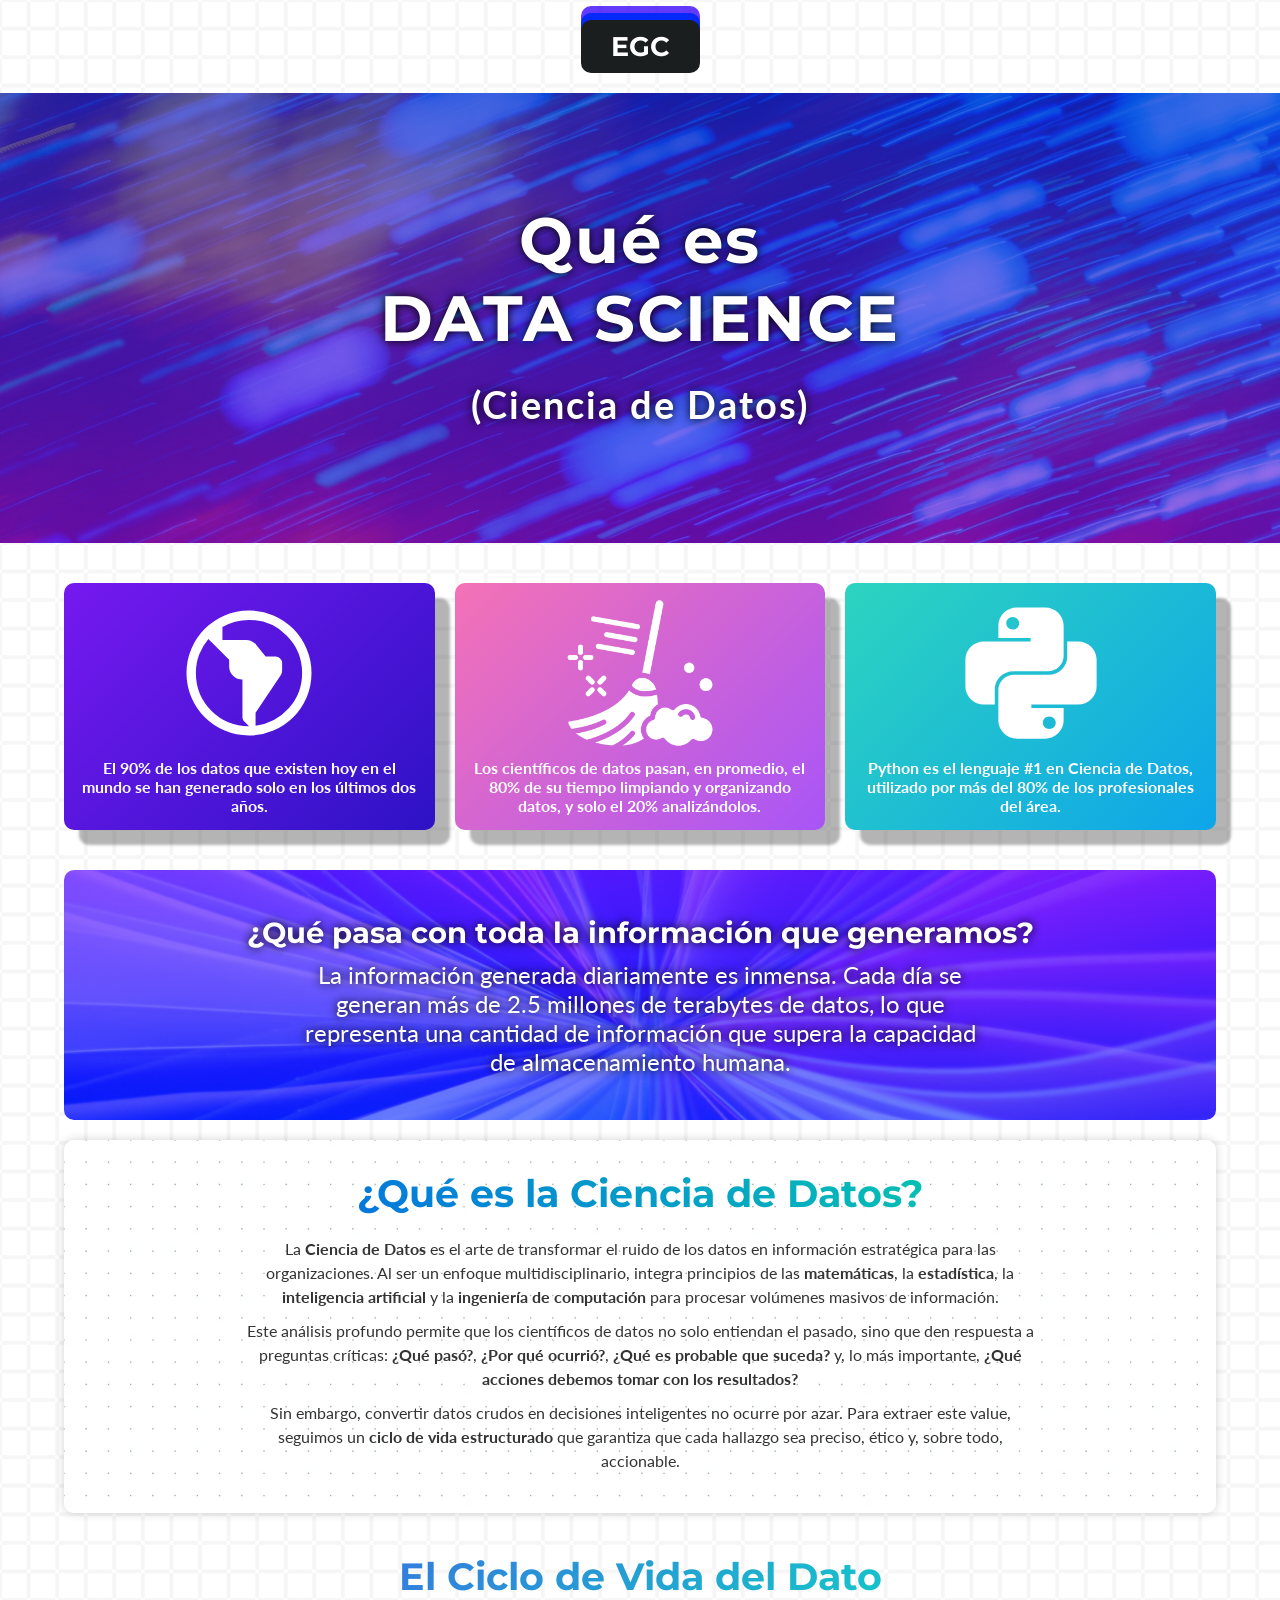
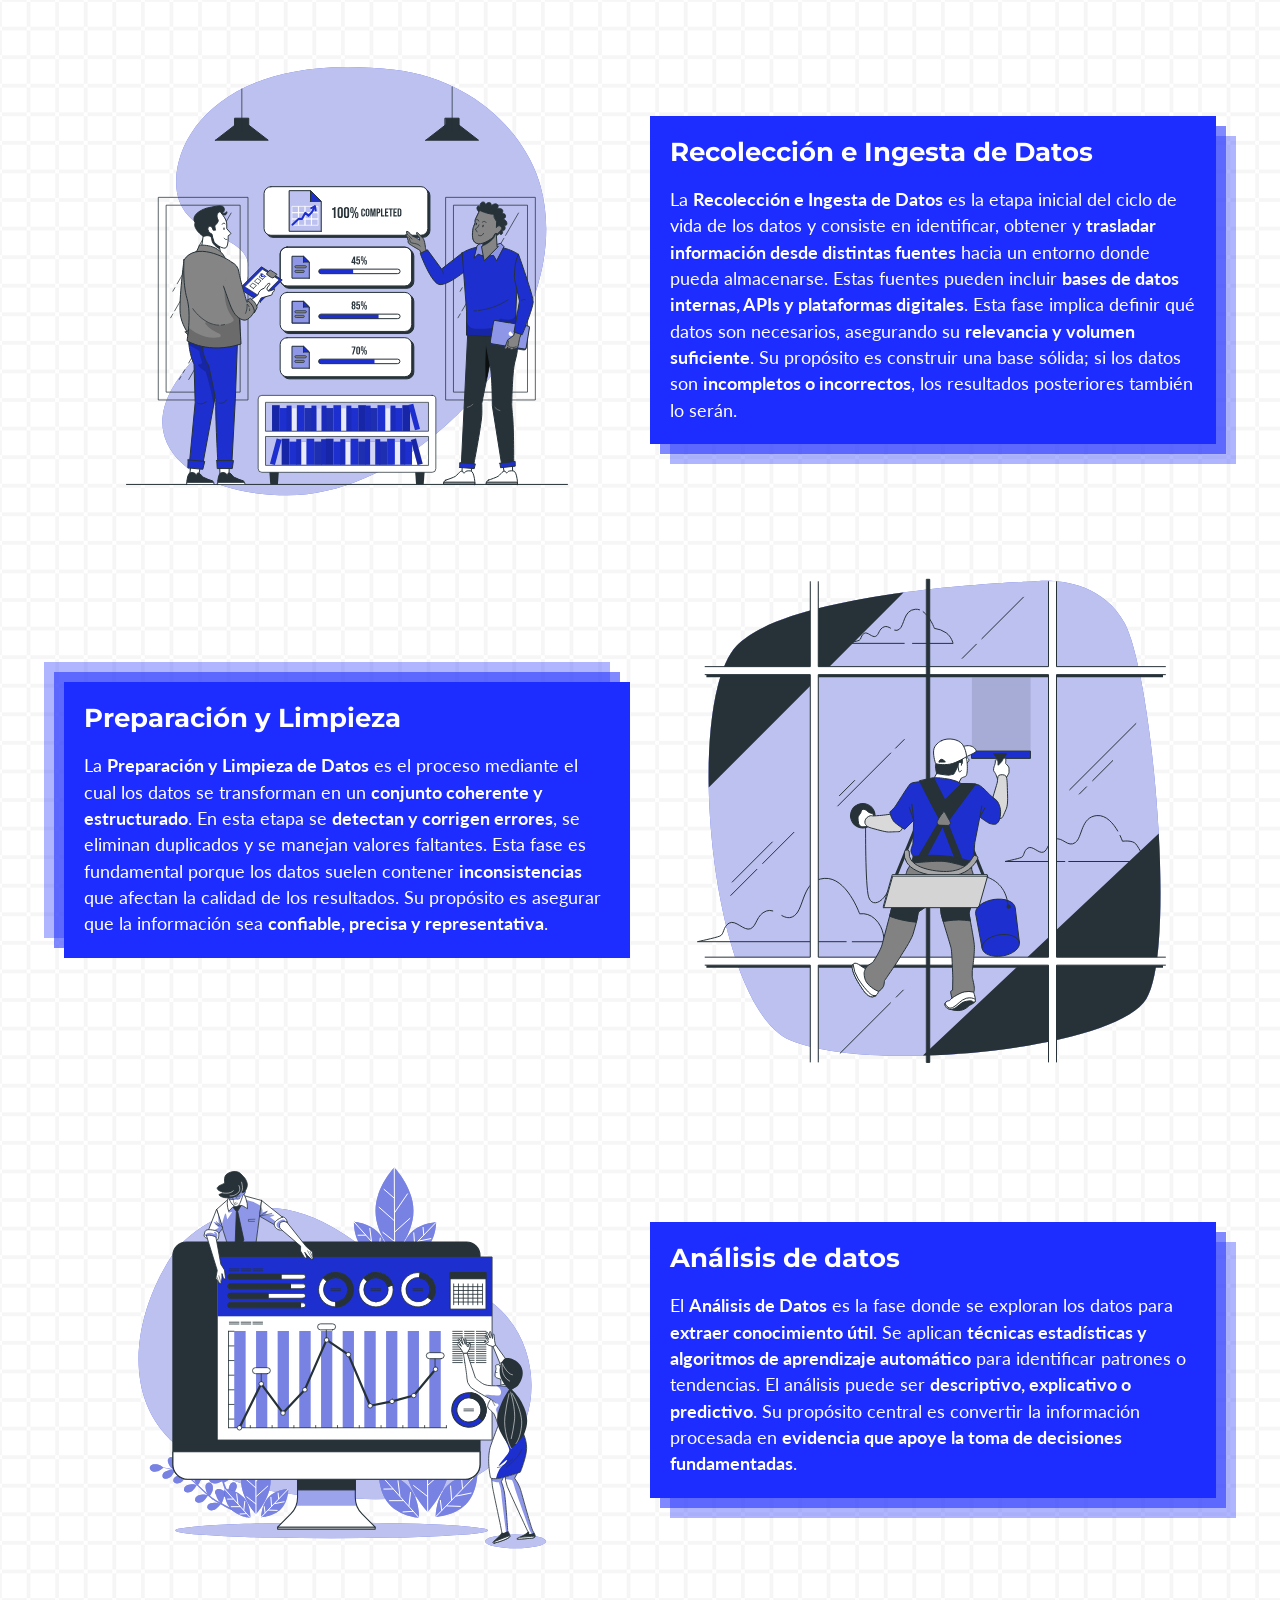
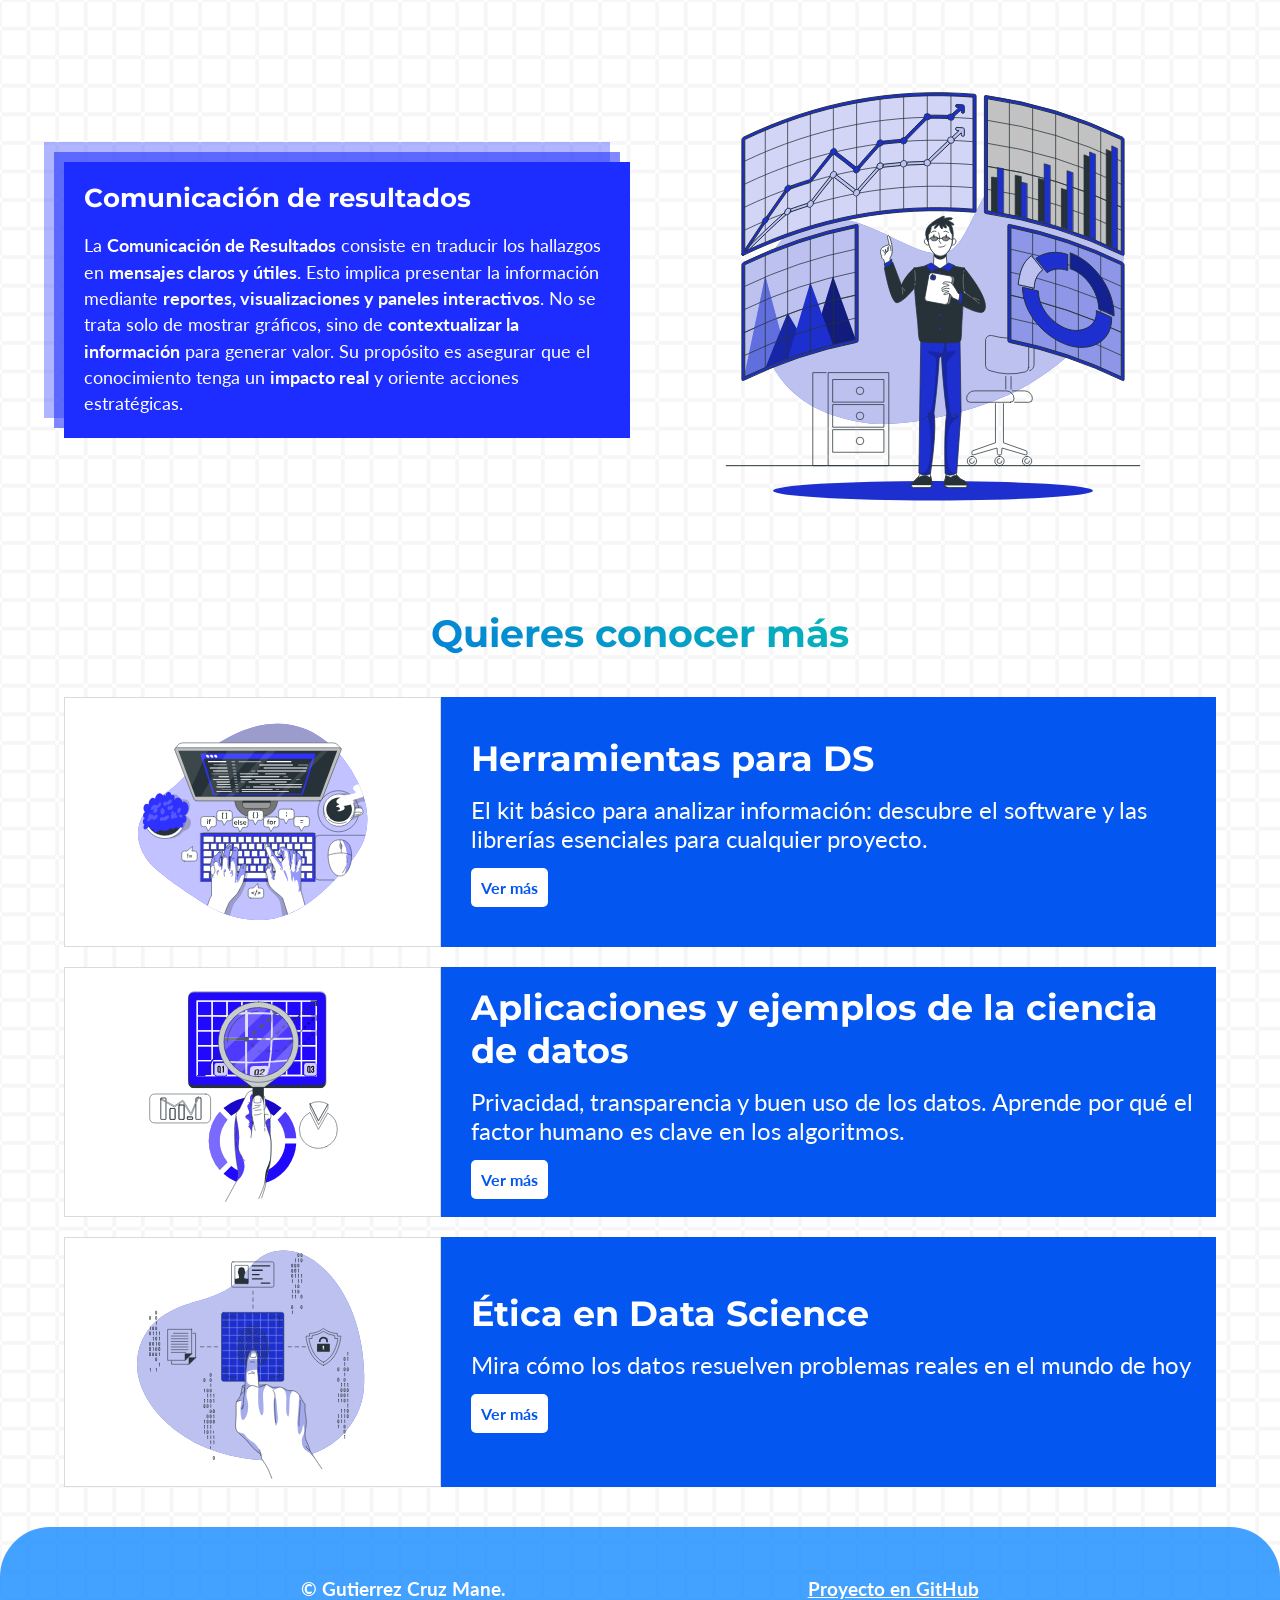
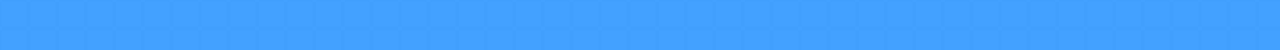
<file: index.html>
<!DOCTYPE html>
<html lang="en">

<head>
    <meta charset="UTF-8">
    <meta name="viewport" content="width=device-width, initial-scale=1.0">
    <link rel="icon" href="img/card_python.svg" type="image/svg+xml">
    <title>Data Science</title>

    <!-- Estilos primarios -->
    <link rel="stylesheet" href="styles_subestilos/global.css">
    <link rel="stylesheet" href="styles_subestilos/styles.css">


    <!-- Estilos secundarios -->
    <!-- 
        <link rel="stylesheet" href="styles/global.css">
        <link rel="stylesheet" href="styles/style.css">
    -->

</head>

<body>
    <header class="header">
        <nav class="nav">
            <div class="nav__container container">
                <a href="" class="logo">EGC</a>

            </div>
        </nav>

        <div class="hero">
            <figure class="hero__figure">
                <img src="img/tech company-bro.svg" alt="" class="hero__img">
            </figure>

            <div class="hero__texts">
                <h1 class="hero__title">Qué es<br>DATA SCIENCE<br><span class="hero__span">(Ciencia de Datos)</span>
                </h1>


            </div>
        </div>

    </header>

    <main class="main">

        <section class="data-bar container">
            <div class="data-bar__item">
                <img src="img/bar_icon_global.svg" alt="" class="db__img">

                <p class="db__paragraph">El 90% de los datos que existen hoy en el mundo se han generado solo en los
                    últimos dos años.</p>
            </div>
            <div class="data-bar__item">
                <img src="img/bar_icon_escoba.png" alt="" class="db__img">

                <p class="db__paragraph">Los científicos de datos pasan, en promedio, el 80% de su tiempo limpiando y
                    organizando datos, y solo el 20% analizándolos.</p>
            </div>
            <div class="data-bar__item">
                <img src="img/bar_icon_py.svg" alt="" class="db__img">

                <p class="db__paragraph">Python es el lenguaje #1 en Ciencia de Datos, utilizado por más del 80% de los
                    profesionales del área.</p>
            </div>

        </section>


        <section class="introduccion container">
            <div class="introduccion__texts">
                <h2 class="introduccion__title title">¿Qué pasa con toda la información que generamos?</h2>

                <p class="introduccion__paragraph">La información generada diariamente es inmensa. Cada día se generan
                    más de 2.5 millones de terabytes de datos, lo que representa una cantidad de información que supera
                    la capacidad de almacenamiento humana.</p>
            </div>

            <figure class="introduccion__img"></figure>

        </section>


        <section class="definicion container">

            <div class="definicion__bar"></div>

            <div class="definicion__texts">
                <h2 class="definicion__title">¿Qué es la Ciencia de Datos?</h2>
                <p class="definicion__paragraph">La <strong>Ciencia de Datos</strong> es el arte de transformar el ruido
                    de los datos en
                    información estratégica para las organizaciones. Al ser un enfoque multidisciplinario, integra
                    principios de las <strong>matemáticas</strong>, la <strong>estadística</strong>, la
                    <strong>inteligencia artificial</strong> y la <strong>ingeniería de
                        computación</strong> para procesar volúmenes masivos de información.
                </p>
                <p class="definicion__paragraph">
                    Este análisis profundo permite que los científicos de datos no solo entiendan el pasado, sino que
                    den respuesta a preguntas críticas: <strong>¿Qué pasó?</strong>, <strong>¿Por qué ocurrió?</strong>,
                    <strong>¿Qué es probable que suceda?</strong> y,
                    lo más importante, <strong>¿Qué acciones debemos tomar con los resultados?</strong>
                </p>
                <p class="definicion__paragraph">
                    Sin embargo, convertir datos crudos en decisiones inteligentes no ocurre por azar. Para extraer este
                    value, seguimos un <strong>ciclo de vida estructurado</strong> que garantiza que cada hallazgo sea
                    preciso, ético y,
                    sobre todo, accionable.
                </p>
            </div>

        </section>


        <section class="zigzag container">
            <h2 class="zigzag__title title">El Ciclo de Vida del Dato</h2>
            <div class="zigzag__item">
                <figure class="zigzag__figure">
                    <img src="img/Shared goals-bro.svg" alt="" class="zigzag__img">
                </figure>

                <div class="zigzag__texts">
                    <h3 class="zigzag__subtitle">Recolección e Ingesta de Datos</h3>
                    <p class="zigzag__paragraph">La <strong>Recolección e Ingesta de Datos</strong> es la etapa inicial
                        del ciclo de vida
                        de los datos y consiste en identificar, obtener y <strong>trasladar información desde distintas
                            fuentes</strong>
                        hacia un entorno donde pueda almacenarse. Estas fuentes pueden incluir <strong>bases de datos
                            internas, APIs y plataformas digitales</strong>.
                        Esta fase implica definir qué datos son necesarios, asegurando su <strong>relevancia y volumen
                            suficiente</strong>.
                        Su propósito es construir una base sólida; si los datos son <strong>incompletos o
                            incorrectos</strong>, los resultados posteriores también lo serán.
                    </p>
                </div>
            </div>

            <div class="zigzag__item ">
                <figure class="zigzag__figure">
                    <img src="img/zz2.svg" alt="" class="zigzag__img">
                </figure>

                <div class="zigzag__texts zigzag__texts--reverse">
                    <h3 class="zigzag__subtitle">Preparación y Limpieza</h3>
                    <p class="zigzag__paragraph">La <strong>Preparación y Limpieza de Datos</strong> es el proceso
                        mediante el cual los
                        datos se transforman en un <strong>conjunto coherente y estructurado</strong>. En esta etapa se
                        <strong>detectan y corrigen errores</strong>, se eliminan duplicados y se manejan valores
                        faltantes.
                        Esta fase es fundamental porque los datos suelen contener <strong>inconsistencias</strong> que
                        afectan la calidad de los resultados.
                        Su propósito es asegurar que la información sea <strong>confiable, precisa y
                            representativa</strong>.
                    </p>
                </div>
            </div>

            <div class="zigzag__item">
                <figure class="zigzag__figure">
                    <img src="img/zz3.svg" alt="" class="zigzag__img">
                </figure>

                <div class="zigzag__texts">
                    <h3 class="zigzag__subtitle">Análisis de datos</h3>
                    <p class="zigzag__paragraph">El <strong>Análisis de Datos</strong> es la fase donde se exploran los
                        datos para <strong>extraer conocimiento útil</strong>.
                        Se aplican <strong>técnicas estadísticas y algoritmos de aprendizaje automático</strong> para
                        identificar patrones o tendencias.
                        El análisis puede ser <strong>descriptivo, explicativo o predictivo</strong>. Su propósito
                        central es convertir la información procesada en
                        <strong>evidencia que apoye la toma de decisiones fundamentadas</strong>.
                    </p>
                </div>
            </div>

            <div class="zigzag__item ">
                <figure class="zigzag__figure">
                    <img src="img/zz4.svg" alt="" class="zigzag__img">
                </figure>

                <div class="zigzag__texts zigzag__texts--reverse">
                    <h3 class="zigzag__subtitle">Comunicación de resultados</h3>
                    <p class="zigzag__paragraph">La <strong>Comunicación de Resultados</strong> consiste en traducir los
                        hallazgos en <strong>mensajes claros y útiles</strong>.
                        Esto implica presentar la información mediante <strong>reportes, visualizaciones y paneles
                            interactivos</strong>.
                        No se trata solo de mostrar gráficos, sino de <strong>contextualizar la información</strong>
                        para generar valor.
                        Su propósito es asegurar que el conocimiento tenga un <strong>impacto real</strong> y oriente
                        acciones estratégicas.
                    </p>
                </div>
            </div>
        </section>


        <section class="cards">
            <h2 class="cards__title">Quieres conocer más</h2>
            <div class="card__container container">

                <div class="card">
                    <figure class="card__figure">
                        <img src="img/card1.svg" alt="" class="card__img">
                    </figure>

                    <div class="card__text">
                        <h3 class="card__title">Herramientas para DS</h3>
                        <p class="card__paragraph">El kit básico para analizar información: descubre el software y las
                            librerías esenciales para cualquier proyecto.</p>
                        <a href="subpaginas/pag01.html" class="card__cta">Ver más</a>
                    </div>
                </div>
                <div class="card">
                    <figure class="card__figure">
                        <img src="img/card2.svg" alt="" class="card__img">
                    </figure>

                    <div class="card__text">
                        <h3 class="card__title">Aplicaciones y ejemplos de la ciencia de datos</h3>
                        <p class="card__paragraph">Privacidad, transparencia y buen uso de los datos. Aprende por qué el
                            factor humano es clave en los algoritmos.
                        </p>
                        <a href="subpaginas/pag02.html" class="card__cta">Ver más</a>
                    </div>
                </div>
                <div class="card">
                    <figure class="card__figure">
                        <img src="img/card3.svg" alt="" class="card__img">
                    </figure>

                    <div class="card__text">
                        <h3 class="card__title">Ética en Data Science</h3>
                        <p class="card__paragraph">Mira cómo los datos resuelven problemas reales en el mundo de hoy</p>
                        <a href="subpaginas/pag03.html" class="card__cta">Ver más</a>

                    </div>
                </div>
            </div>
        </section>
    </main>



    <footer class="footer">
        <p>© Gutierrez Cruz Mane.</p>
        <a href="https://github.com/maneGc/pagina" class="footer__link">
            Proyecto en GitHub
        </a>
    </footer>
</body>

</html>
</file>
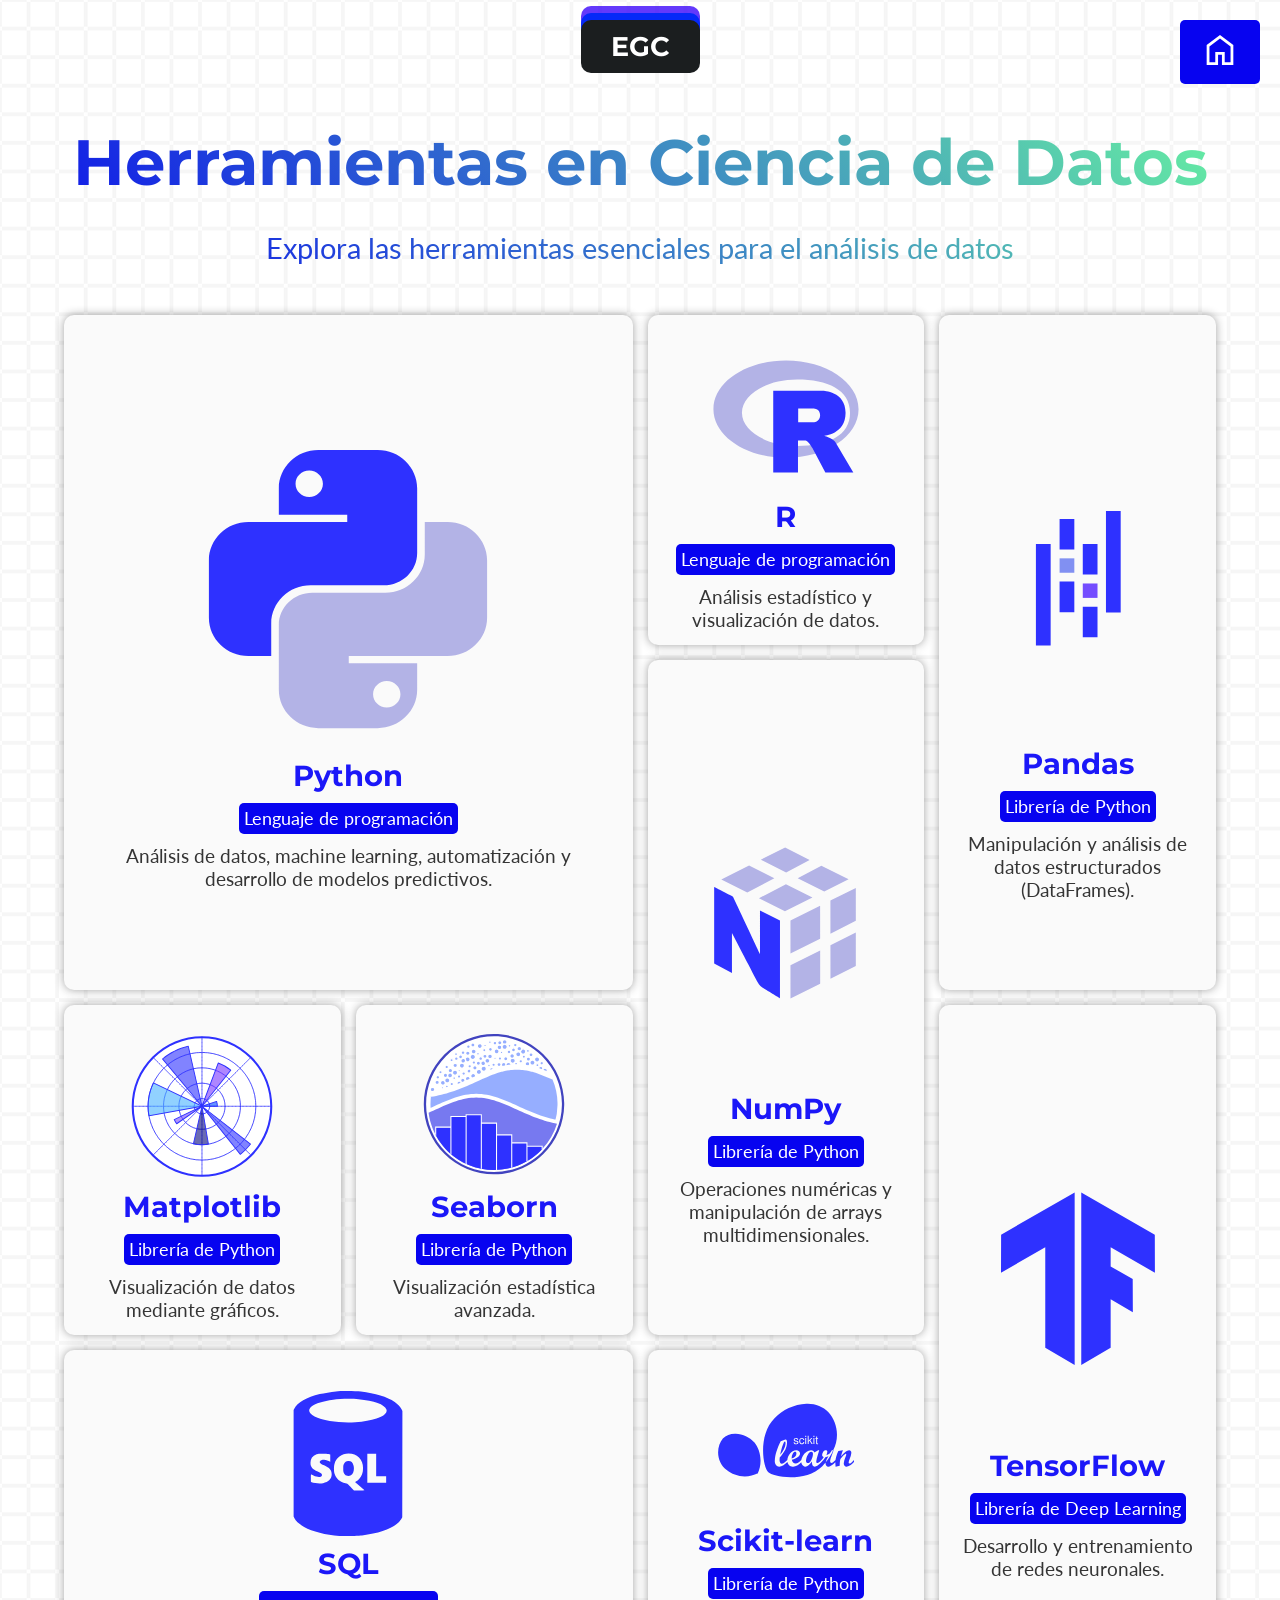
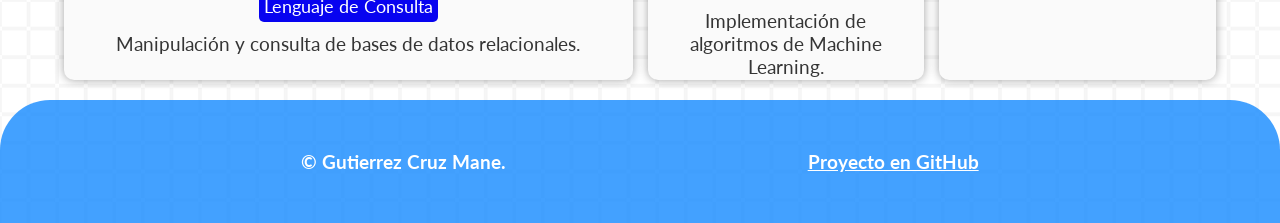
<file: subpaginas/pag01.html>
<!DOCTYPE html>
<html lang="en">

<head>
    <meta charset="UTF-8">
    <meta name="viewport" content="width=device-width, initial-scale=1.0">
    <link rel="icon" href="../img/card_python.svg" type="image/svg+xml">
    <title>Herramientas para DS</title>

    <!-- Estilos primarios -->
    <link rel="stylesheet" href="../styles_subestilos/global.css">
    <link rel="stylesheet" href="../styles_subestilos/sub_styles.css">

    <!-- Estilos secundarios -->
    <!--
    <link rel="stylesheet" href="../styles/global.css">
    <link rel="stylesheet" href="../styles/sub_style.css">
    -->

</head>

<body>
    <header class="header">
        <nav class="nav">
            <div class="nav__container container">
                <a href="../index.html" class="logo">EGC</a>

            </div>


            <section class="hero">
                <div class="hero__container container">
                    <h1 class="hero__title">Herramientas en Ciencia de Datos</h1>
                    <p class="hero__subtitle">Explora las herramientas esenciales para el análisis de datos</p>
                </div>
            </section>
        </nav>
    </header>



    <main class="main container">
        <section class="tools__cards">
            <div class="tool__card">
                <figure class="card__figure">
                    <img src="../img/card_python.svg" alt="" class="card__img">
                </figure>
                <div class="card__texts">
                    <h2 class="card__title">Python</h2>
                    <p class="card__type">Lenguaje de programación</p>
                    <p class="card__description">Análisis de datos, machine learning, automatización y desarrollo de
                        modelos predictivos.</p>
                </div>
            </div>

            <div class="tool__card">
                <figure class="card__figure">
                    <img src="../img/card_r.svg" alt="" class="card__img">
                </figure>
                <div class="card__texts">
                    <h2 class="card__title">R</h2>
                    <p class="card__type">Lenguaje de programación</p>
                    <p class="card__description">Análisis estadístico y visualización de datos.</p>
                </div>
            </div>
            <div class="tool__card">
                <figure class="card__figure">
                    <img src="../img/card_pandas.svg" alt="" class="card__img">
                </figure>
                <div class="card__texts">
                    <h2 class="card__title">Pandas</h2>
                    <p class="card__type">Librería de Python</p>
                    <p class="card__description">Manipulación y análisis de datos estructurados (DataFrames).</p>
                </div>
            </div>

            <div class="tool__card">
                <figure class="card__figure">
                    <img src="../img/card_numpy.svg" alt="" class="card__img">
                </figure>
                <div class="card__texts">
                    <h2 class="card__title">NumPy</h2>
                    <p class="card__type">Librería de Python</p>
                    <p class="card__description">Operaciones numéricas y manipulación de arrays multidimensionales.</p>
                </div>
            </div>
            <div class="tool__card">
                <figure class="card__figure">
                    <img src="../img/card_matplot.svg" alt="" class="card__img">
                </figure>
                <div class="card__texts">
                    <h2 class="card__title">Matplotlib</h2>
                    <p class="card__type">Librería de Python</p>
                    <p class="card__description">Visualización de datos mediante gráficos.</p>
                </div>
            </div>
            <div class="tool__card">
                <figure class="card__figure">
                    <img src="../img/card_sea.svg" alt="" class="card__img">
                </figure>
                <div class="card__texts">
                    <h2 class="card__title">Seaborn</h2>
                    <p class="card__type">Librería de Python</p>
                    <p class="card__description">Visualización estadística avanzada.</p>
                </div>
            </div>
            <div class="tool__card">
                <figure class="card__figure">
                    <img src="../img/card_scikit.svg" alt="" class="card__img">
                </figure>
                <div class="card__texts">
                    <h2 class="card__title">Scikit-learn</h2>
                    <p class="card__type">Librería de Python</p>
                    <p class="card__description">Implementación de algoritmos de Machine Learning.</p>
                </div>
            </div>
            <div class="tool__card">
                <figure class="card__figure">
                    <img src="../img/card_tensor.svg" alt="" class="card__img">
                </figure>
                <div class="card__texts">
                    <h2 class="card__title">TensorFlow</h2>
                    <p class="card__type">Librería de Deep Learning</p>
                    <p class="card__description">Desarrollo y entrenamiento de redes neuronales.</p>
                </div>
            </div>
            <div class="tool__card">
                <figure class="card__figure">
                    <img src="../img/card_sql.svg" alt="" class="card__img">
                </figure>
                <div class="card__texts">
                    <h2 class="card__title">SQL</h2>
                    <p class="card__type">Lenguaje de Consulta</p>
                    <p class="card__description">Manipulación y consulta de bases de datos relacionales.</p>
                </div>
            </div>
        </section>


    </main>

    <footer class="footer">
        <p>© Gutierrez Cruz Mane.</p>
        <a href="https://github.com/maneGc/pagina" class="footer__link">
            Proyecto en GitHub
        </a>
    </footer>

    <a href="../index.html" class="btn__home">
        <img src="../img/btn_home.svg" alt="" class="home__img">
    </a>
</body>

</html>
</file>
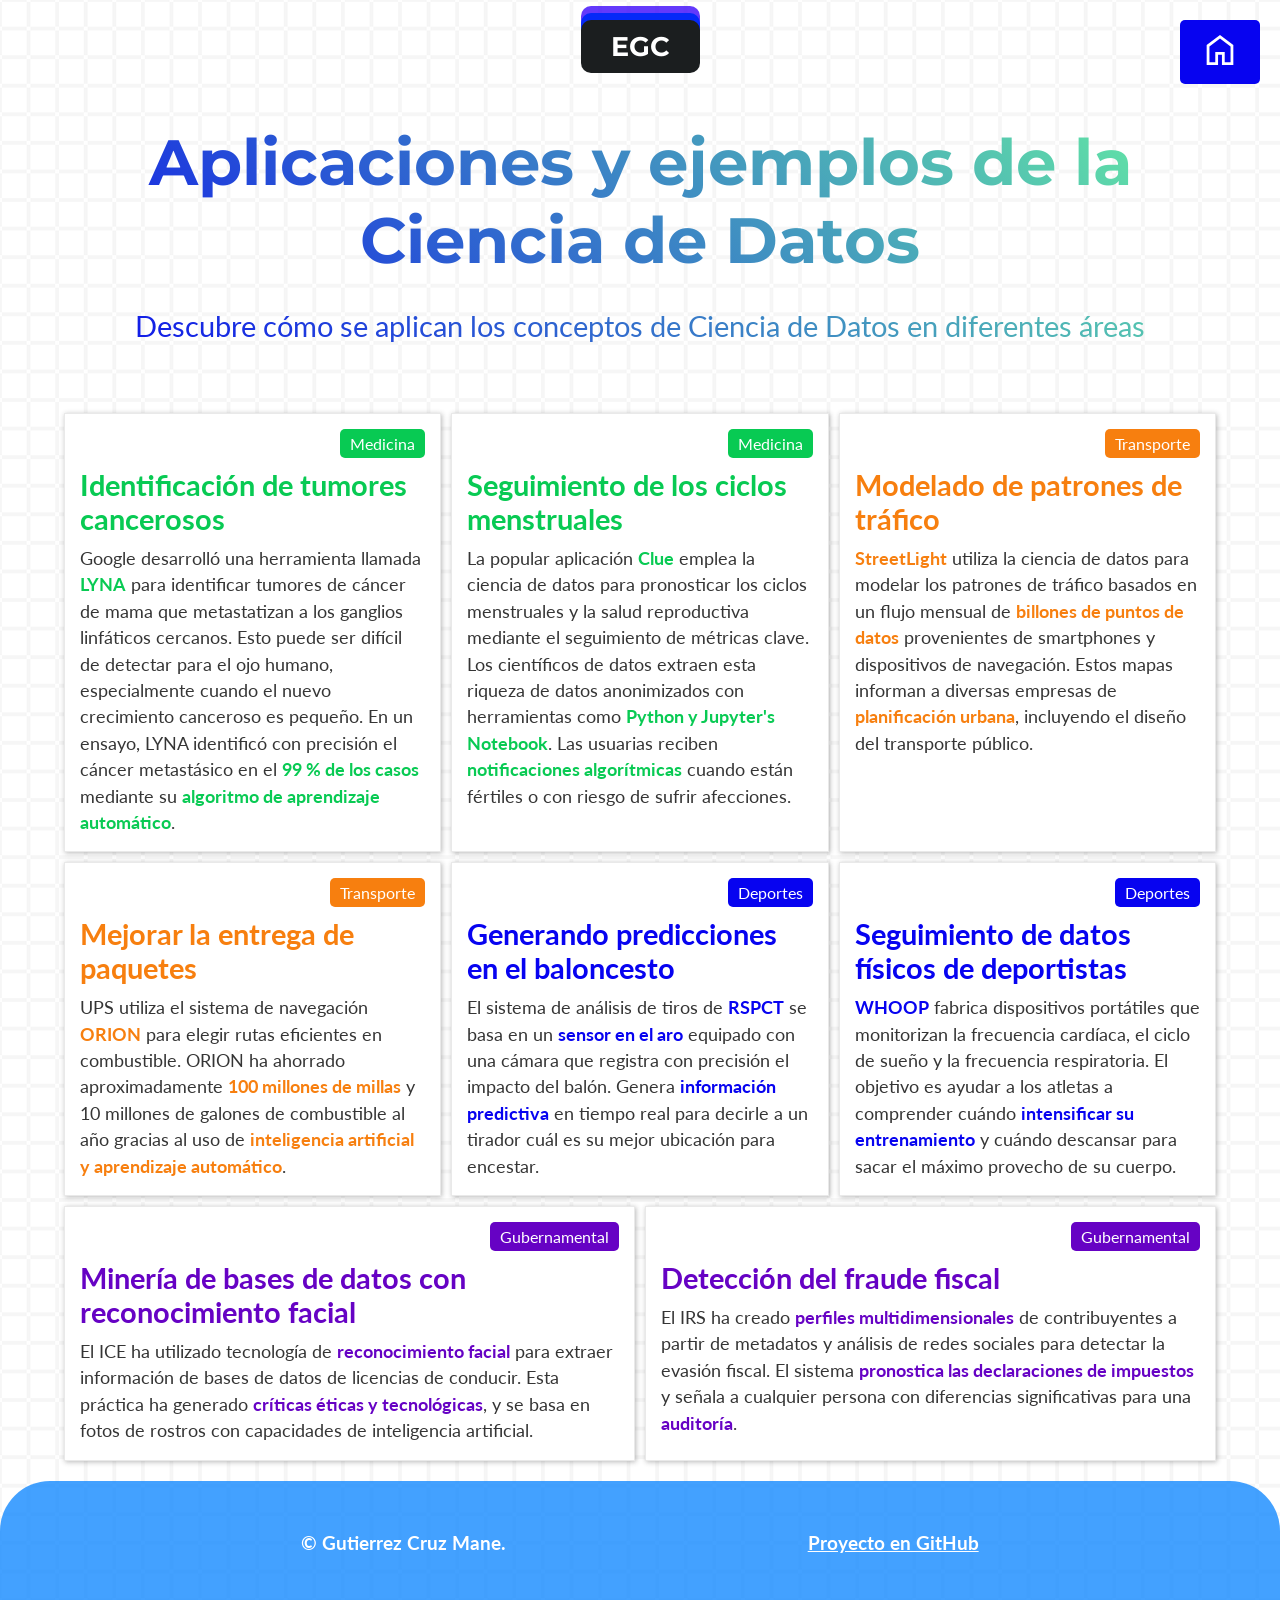
<file: subpaginas/pag02.html>
<!DOCTYPE html>
<html lang="en">

<head>
    <meta charset="UTF-8">
    <meta name="viewport" content="width=device-width, initial-scale=1.0">
    <link rel="icon" href="../img/card_python.svg" type="image/svg+xml">
    <title>Aplicaciones de la DS</title>

    <!-- Estilos primarios -->
    <link rel="stylesheet" href="../styles_subestilos/global.css">
    <link rel="stylesheet" href="../styles_subestilos/sub_styles.css">

    <!-- Estilos secundarios -->
    <!--
    

    <link rel="stylesheet" href="../styles/global.css">
    <link rel="stylesheet" href="../styles/sub_style.css">
    -->
    

</head>

<body>
    <header class="header">
        <nav class="nav">
            <div class="nav__container container">
                <a href="../index.html" class="logo">EGC</a>

            </div>


            <section class="hero">
                <div class="hero__container container">
                    <h1 class="hero__title">Aplicaciones y ejemplos de la Ciencia de Datos</h1>
                    <p class="hero__subtitle">Descubre cómo se aplican los conceptos de Ciencia de Datos en diferentes
                        áreas</p>
                </div>
            </section>
        </nav>
    </header>

    <main class="main">
        <section class="ejem container">
            <div class="ejem__card">
                <span class="badge">Medicina</span>
                <h2 class="ejem__title">Identificación de tumores cancerosos</h2>
                <p class="ejem__text">Google desarrolló una herramienta llamada <strong class="strong">LYNA</strong>
                    para identificar tumores de cáncer de mama que metastatizan a los ganglios linfáticos cercanos. Esto
                    puede ser difícil de detectar para el ojo humano, especialmente cuando el nuevo crecimiento
                    canceroso es pequeño. En un ensayo, LYNA identificó con precisión el cáncer metastásico en el
                    <strong class="strong">99 % de los casos</strong> mediante su <strong class="strong">algoritmo de
                        aprendizaje automático</strong>.</p>
            </div>

            <div class="ejem__card">
                <span class="badge">Medicina</span>
                <h2 class="ejem__title">Seguimiento de los ciclos menstruales</h2>
                <p class="ejem__text">La popular aplicación <strong class="strong">Clue</strong> emplea la ciencia de
                    datos para pronosticar los ciclos menstruales y la salud reproductiva mediante el seguimiento de
                    métricas clave. Los científicos de datos extraen esta riqueza de datos anonimizados con herramientas
                    como <strong class="strong">Python y Jupyter's Notebook</strong>. Las usuarias reciben <strong
                        class="strong">notificaciones algorítmicas</strong> cuando están fértiles o con riesgo de sufrir
                    afecciones.</p>
            </div>

            <div class="ejem__card">
                <span class="badge">Transporte</span>
                <h2 class="ejem__title">Modelado de patrones de tráfico</h2>
                <p class="ejem__text"><strong class="strong">StreetLight</strong> utiliza la ciencia de datos para
                    modelar los patrones de tráfico basados en un flujo mensual de <strong class="strong">billones de
                        puntos de datos</strong> provenientes de smartphones y dispositivos de navegación. Estos mapas
                    informan a diversas empresas de <strong class="strong">planificación urbana</strong>, incluyendo el
                    diseño del transporte público.</p>
            </div>

            <div class="ejem__card">
                <span class="badge">Transporte</span>
                <h2 class="ejem__title">Mejorar la entrega de paquetes</h2>
                <p class="ejem__text">UPS utiliza el sistema de navegación <strong class="strong">ORION</strong> para
                    elegir rutas eficientes en combustible. ORION ha ahorrado aproximadamente <strong class="strong">100
                        millones de millas</strong> y 10 millones de galones de combustible al año gracias al uso de
                    <strong class="strong">inteligencia artificial y aprendizaje automático</strong>.</p>
            </div>

            <div class="ejem__card">
                <span class="badge">Deportes</span>
                <h2 class="ejem__title">Generando predicciones en el baloncesto</h2>
                <p class="ejem__text">El sistema de análisis de tiros de <strong class="strong">RSPCT</strong> se basa
                    en un <strong class="strong">sensor en el aro</strong> equipado con una cámara que registra con
                    precisión el impacto del balón. Genera <strong class="strong">información predictiva</strong> en
                    tiempo real para decirle a un tirador cuál es su mejor ubicación para encestar.</p>
            </div>

            <div class="ejem__card">
                <span class="badge">Deportes</span>
                <h2 class="ejem__title">Seguimiento de datos físicos de deportistas</h2>
                <p class="ejem__text"><strong class="strong">WHOOP</strong> fabrica dispositivos portátiles que
                    monitorizan la frecuencia cardíaca, el ciclo de sueño y la frecuencia respiratoria. El objetivo es
                    ayudar a los atletas a comprender cuándo <strong class="strong">intensificar su
                        entrenamiento</strong> y cuándo descansar para sacar el máximo provecho de su cuerpo.</p>
            </div>

            <div class="ejem__card">
                <span class="badge">Gubernamental</span>
                <h2 class="ejem__title">Minería de bases de datos con reconocimiento facial</h2>
                <p class="ejem__text">El ICE ha utilizado tecnología de <strong class="strong">reconocimiento
                        facial</strong> para extraer información de bases de datos de licencias de conducir. Esta
                    práctica ha generado <strong class="strong">críticas éticas y tecnológicas</strong>, y se basa en
                    fotos de rostros con capacidades de inteligencia artificial.</p>
            </div>

            <div class="ejem__card">
                <span class="badge">Gubernamental</span>
                <h2 class="ejem__title">Detección del fraude fiscal</h2>
                <p class="ejem__text">El IRS ha creado <strong class="strong">perfiles multidimensionales</strong> de
                    contribuyentes a partir de metadatos y análisis de redes sociales para detectar la evasión fiscal.
                    El sistema <strong class="strong">pronostica las declaraciones de impuestos</strong> y señala a
                    cualquier persona con diferencias significativas para una <strong class="strong">auditoría</strong>.
                </p>
            </div>
        </section>
    </main>


    <footer class="footer">
        <p>© Gutierrez Cruz Mane.</p>
        <a href="https://github.com/maneGc/pagina" class="footer__link">
            Proyecto en GitHub
        </a>
    </footer>

    <a href="../index.html" class="btn__home">
        <img src="../img/btn_home.svg" alt="" class="home__img">
    </a>
</body>

</html>
</file>
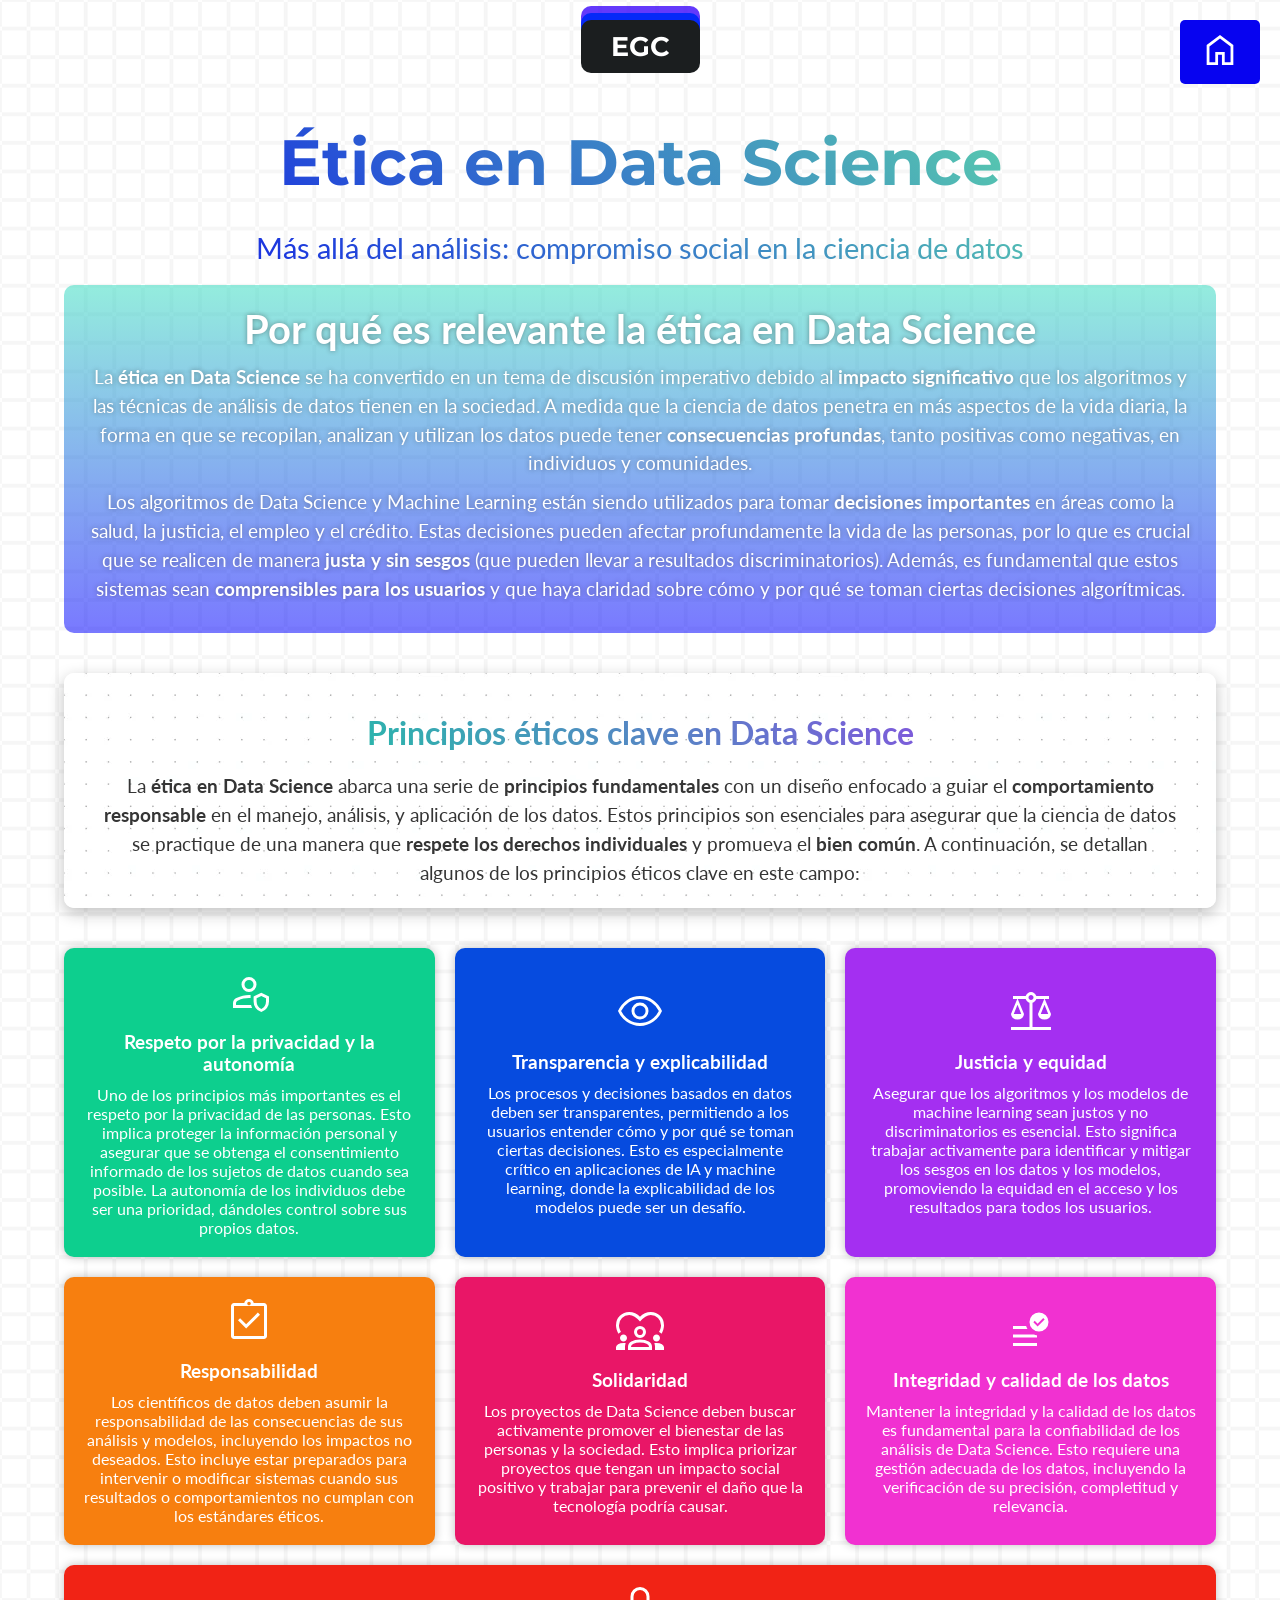
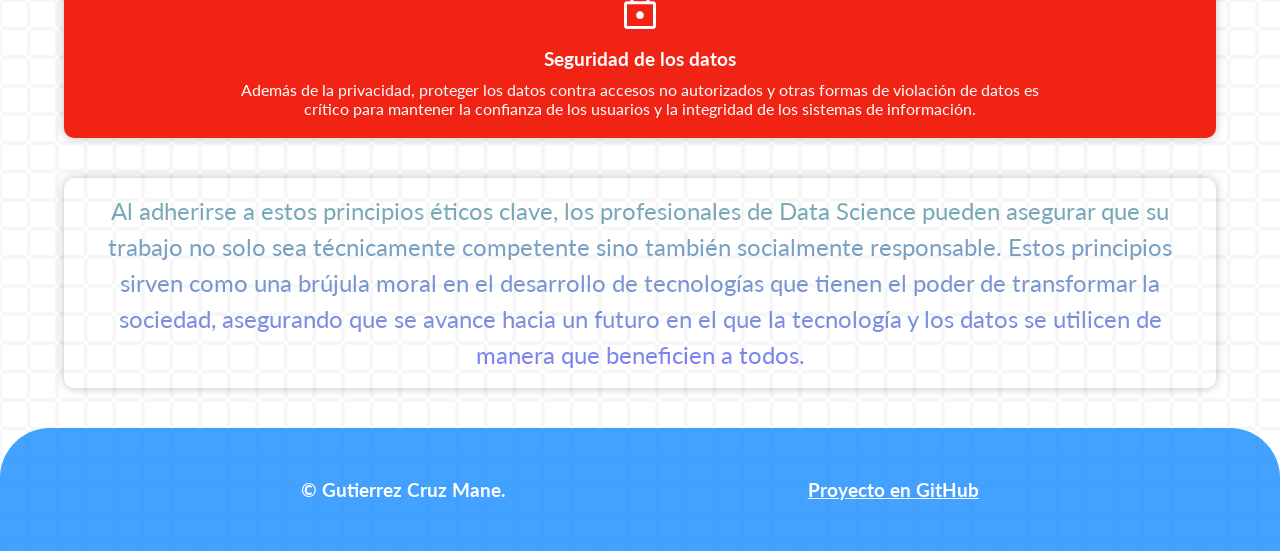
<file: subpaginas/pag03.html>
<!DOCTYPE html>
<html lang="en">

<head>
    <meta charset="UTF-8">
    <meta name="viewport" content="width=device-width, initial-scale=1.0">
    <link rel="icon" href="../img/card_python.svg" type="image/svg+xml">
    <title>Ética en Data Science</title>


    <!-- Estilos primarios -->
    <link rel="stylesheet" href="../styles_subestilos/global.css">
    <link rel="stylesheet" href="../styles_subestilos/sub_styles.css">

    <!-- Estilos secundarios -->
    <!--     
    <link rel="stylesheet" href="../styles/global.css">
    <link rel="stylesheet" href="../styles/sub_style.css">
    -->
</head>

<body>
    <header class="header">
        <nav class="nav">
            <div class="nav__container container">
                <a href="../index.html" class="logo">EGC</a>

            </div>


            <section class="hero">
                <div class="hero__container container">
                    <h1 class="hero__title">Ética en Data Science</h1>
                    <p class="hero__subtitle">Más allá del análisis: compromiso social en la ciencia de datos</p>
                </div>
            </section>
        </nav>
    </header>

    <main class="main container">
        <section class="intro">
            <div class="intro__texts">
                <h2 class="intro__title title">Por qué es relevante la ética en Data Science</h2>

                <p class="intro__paragraph">
                    La <strong>ética en Data Science</strong> se ha convertido en un tema de discusión imperativo debido
                    al <strong>impacto significativo</strong> que los algoritmos y las técnicas de análisis de datos
                    tienen en la sociedad. A medida que la ciencia de datos penetra en más aspectos de la vida diaria,
                    la forma en que se recopilan, analizan y utilizan los datos puede tener <strong>consecuencias
                        profundas</strong>, tanto positivas como negativas, en individuos y comunidades.
                </p>

                <p class="intro__paragraph">
                    Los algoritmos de Data Science y Machine Learning están siendo utilizados para tomar
                    <strong>decisiones importantes</strong> en áreas como la salud, la justicia, el empleo y el crédito.
                    Estas decisiones pueden afectar profundamente la vida de las personas, por lo que es crucial que se
                    realicen de manera <strong>justa y sin sesgos</strong> (que pueden llevar a resultados
                    discriminatorios). Además, es fundamental que estos sistemas sean <strong>comprensibles para los
                        usuarios</strong> y que haya claridad sobre cómo y por qué se toman ciertas decisiones
                    algorítmicas.
                </p>
            </div>

            <figure class="intro__figure">
                <img src="../img/intro_img.svg
                " alt="" class="intro__img">
            </figure>
        </section>

        <section class="principios">

            <div class="principios__texts">

                <h3 class="principios__title title">Principios éticos clave en Data Science</h3>

                <p class="principios__paragraph">
                    La <strong>ética en Data Science</strong> abarca una serie de <strong>principios
                        fundamentales</strong>
                    con un diseño enfocado a guiar el <strong>comportamiento responsable</strong> en el manejo,
                    análisis, y aplicación de
                    los datos. Estos principios son esenciales para asegurar que la ciencia de datos se practique de una
                    manera que <strong>respete los derechos individuales</strong> y promueva el <strong>bien
                        común</strong>. A continuación, se detallan
                    algunos de los principios éticos clave en este campo:
                </p>
            </div>

            <div class="principios__cards">

                <div class="principio__card">
                    <img src="../img/icon_01.svg" alt="" class="principio__card-icon">
                    <div class="principio__card-texts">
                        <h3 class="principio__title-card">Respeto por la privacidad y la autonomía</h3>
                        <p class="principio__paragraph-card">Uno de los principios más importantes es el respeto por la
                            privacidad de las personas. Esto implica proteger la información personal y asegurar que se
                            obtenga el consentimiento informado de los sujetos de datos cuando sea posible. La autonomía
                            de los individuos debe ser una prioridad, dándoles control sobre sus propios datos.</p>
                    </div>

                </div>

                <div class="principio__card">
                    <img src="../img/icon_02.svg" alt="" class="principio__card-icon">
                    <div class="principio__card-texts">
                        <h3 class="principio__title-card">Transparencia y explicabilidad</h3>
                        <p class="principio__paragraph-card"> Los procesos y decisiones basados en datos deben ser
                            transparentes, permitiendo a los usuarios entender cómo y por qué se toman ciertas
                            decisiones. Esto es especialmente crítico en aplicaciones de IA y machine learning, donde la
                            explicabilidad de los modelos puede ser un desafío.</p>
                    </div>

                </div>

                <div class="principio__card">
                    <img src="../img/icon_03.svg" alt="" class="principio__card-icon">
                    <div class="principio__card-texts">
                        <h3 class="principio__title-card">Justicia y equidad</h3>
                        <p class="principio__paragraph-card">Asegurar que los algoritmos y los modelos de machine
                            learning sean justos y no discriminatorios es esencial. Esto significa trabajar activamente
                            para identificar y mitigar los sesgos en los datos y los modelos, promoviendo la equidad en
                            el acceso y los resultados para todos los usuarios.</p>
                    </div>

                </div>

                <div class="principio__card">
                    <img src="../img/icon_04.svg" alt="" class="principio__card-icon">
                    <div class="principio__card-texts">
                        <h3 class="principio__title-card">Responsabilidad</h3>
                        <p class="principio__paragraph-card"> Los científicos de datos deben asumir la responsabilidad
                            de las consecuencias de sus análisis y modelos, incluyendo los impactos no deseados. Esto
                            incluye estar preparados para intervenir o modificar sistemas cuando sus resultados o
                            comportamientos no cumplan con los estándares éticos.</p>
                    </div>

                </div>

                <div class="principio__card">
                    <img src="../img/icon_05.svg" alt="" class="principio__card-icon">
                    <div class="principio__card-texts">
                        <h3 class="principio__title-card">Solidaridad</h3>
                        <p class="principio__paragraph-card"> Los proyectos de Data Science deben buscar activamente
                            promover el bienestar de las personas y la sociedad. Esto implica priorizar proyectos que
                            tengan un impacto social positivo y trabajar para prevenir el daño que la tecnología podría
                            causar.</p>
                    </div>

                </div>
                <div class="principio__card">
                    <img src="../img/icon_06.svg" alt="" class="principio__card-icon">
                    <div class="principio__card-texts">
                        <h3 class="principio__title-card">Integridad y calidad de los datos</h3>
                        <p class="principio__paragraph-card"> Mantener la integridad y la calidad de los datos es
                            fundamental para la confiabilidad de los análisis de Data Science. Esto requiere una gestión
                            adecuada de los datos, incluyendo la verificación de su precisión, completitud y relevancia.
                        </p>
                    </div>

                </div>
                <div class="principio__card">
                    <img src="../img/icon_07.svg" alt="" class="principio__card-icon">
                    <div class="principio__card-texts">
                        <h3 class="principio__title-card">Seguridad de los datos</h3>
                        <p class="principio__paragraph-card"> Además de la privacidad, proteger los datos contra accesos
                            no autorizados y otras formas de violación de datos es crítico para mantener la confianza de
                            los usuarios y la integridad de los sistemas de información.</p>
                    </div>

                </div>
            </div>


            <p class="principios__end">Al adherirse a estos principios éticos clave, los profesionales de Data Science
                pueden asegurar que su trabajo no solo sea técnicamente competente sino también socialmente responsable.
                Estos principios sirven como una brújula moral en el desarrollo de tecnologías que tienen el poder de
                transformar la sociedad, asegurando que se avance hacia un futuro en el que la tecnología y los datos se
                utilicen de manera que beneficien a todos.</p>
        </section>
    </main>

    <footer class="footer">
        <p>© Gutierrez Cruz Mane.</p>
        <a href="https://github.com/maneGc/pagina" class="footer__link">
            Proyecto en GitHub
        </a>
    </footer>

    <a href="../index.html" class="btn__home">
        <img src="../img/btn_home.svg" alt="" class="home__img">
    </a>

</body>

</html>
</file>
<file: styles_subestilos/global.css>
@import url('https://fonts.googleapis.com/css2?family=Lato:ital,wght@0,100;0,300;0,400;0,700;0,900;1,100;1,300;1,400;1,700;1,900&family=Montserrat:ital,wght@0,100..900;1,100..900&display=swap');
*{
    margin: 0;
    padding: 0;
    box-sizing: border-box;
    font-family: 'Lato', sans-serif;

}

body{
    background-color: #f5f5f5;
    
}

.container{
    width: 90%;
    max-width: 1200px;
    margin: 0 auto;
}

.logo{
    font-size: 1.7rem;
    font-weight: 700;
    background-color: #1b1e1f;
    font-family: Montserrat,sans-serif;
    text-decoration: none;
    color: white;
    padding: 10px 30px;
    border-radius: 10px;
    box-shadow: 0px -7px 0px rgb(5, 41, 248), 0px -14px 0px rgba(60, 7, 250, 0.795);
    

}


.nav__container{
    display: flex;
    justify-content: center;
    align-items: center;
    padding: 20px 0;
}


.footer{
    background-color: rgba(30, 143, 255, 0.836);
    color: white;
    text-align: center;
    padding: 50px 0;
    margin-top: 20px;
    border-radius: 50px 50px 0 0;
    font-family: Lato, sans-serif;
    font-size:  clamp(0.8rem, 2vw, 1.2rem);
    display: flex;
    justify-content: space-evenly;
    font-weight: bold;

}

.footer__link{
    color: white;
    text-decoration: none;
    font-weight: 700;
    text-decoration: underline;
    transition: color 0.3s ease;

}
.footer__link:hover{
    color: #d3d0d0;
}
</file>
<file: styles_subestilos/styles.css>
@import url('https://fonts.googleapis.com/css2?family=Lato:ital,wght@0,100;0,300;0,400;0,700;0,900;1,100;1,300;1,400;1,700;1,900&family=Montserrat:ital,wght@0,100..900;1,100..900&display=swap');

* {
    margin: 0;
    padding: 0;
    box-sizing: border-box;
    font-family: 'Lato', sans-serif;

}

body{
    background-image: url('../img/path_sub.png');
    animation: moverFondo 10s linear infinite;
}


.title {
    background-color: none;
}

.hero {
    display: grid;
    grid-template-columns: repeat(8, 1fr);
    grid-template-rows: 50vh;
    gap: 2rem;
}

.hero__figure {

    grid-column: 1/-1;
    grid-row: 1/-1;
    background-image: linear-gradient(#0a1fdd94, #b700ff73), url('../img/fondo_intro.jpg');
    background-size: cover;
    background-position: center;
}

.hero__img {
    max-width: 700px;
    display: none;
}

.hero__texts {
    grid-column: 2/-2;
    grid-row: 2/-2;
    display: flex;
    justify-content: center;
    align-items: center;
    text-align: center;
    color: white;
    text-shadow: 0px 0px 10px black;
}

.hero__title {
    font-family: Montserrat, monospace;
    letter-spacing: 2px;
    font-size: clamp(2rem, 5vw, 4rem);
}

.hero__span {
    font-size: clamp(1rem, 3vw, 2.5rem);
}


.data-bar {
    display: grid;
    grid-template-columns: repeat(3, 1fr);
    gap: 20px;
    margin: 40px auto;
    font-weight: bold;
}

.data-bar__item {
    background-color: dodgerblue;
    display: flex;
    justify-content: center;
    align-items: center;
    flex-direction: column;
    background-image: linear-gradient(135deg, #7619f0 0%, #2d12c5 100%);
    color: white;
    padding: 15px;
    border-radius: 10px;
    text-align: center;
    gap: 10px;
    box-shadow: 15px 15px 3px #1b1b1b54;
}

.data-bar__item:nth-of-type(2) {
    background-image: linear-gradient(135deg, #f472b6 0%, #a855f7 100%)
}

.data-bar__item:nth-of-type(3) {
    background-image: linear-gradient(135deg, #2dd4bf 0%, #0ea5e9 100%)
}

.db__img {
    width: 150px;
    height: 150px;
    object-fit: cover;
}

.introduccion__texts {
    background-image: linear-gradient(rgba(109, 30, 255, 0.726), #0228fc93), url("../img/hero_02.jpg");
    height: 250px;
    background-size: cover;
    background-position: center;
    border-radius: 10px;
    color: white;
    display: flex;
    flex-direction: column;
    justify-content: center;
    align-items: center;
    padding: 0 20px;
    text-shadow: 0px 0px 10px black;
}

.introduccion__title {
    font-family: Montserrat, sans-serif;
    font-size: clamp(1rem, 3vw, 1.8rem);
    margin-bottom: 10px;
    text-align: center;
}

.introduccion__paragraph {
    max-width: 700px;
    text-align: center;
    font-size: clamp(1rem, 2vw, 1.5rem);
}


.definicion {
    background-image: url("../img/dot.webp");
    margin: 20px auto;
    padding: 30px;
    box-shadow: 0px 0px 10px #1b1b1b34;
    border-radius: 10px;
    text-align: center;
    animation: moverFondo 7s linear infinite;
}

@keyframes moverFondo {
    from {
        background-position: 0 0;
    }

    to {
        background-position: 200px 200px;
    }
}

.definicion__title {
    font-family: Montserrat, sans-serif;
    font-size: clamp(1.5rem, 3vw, 2.5rem);
    margin-bottom: 20px;
    color: dodgerblue;
    background: linear-gradient(45deg, #0356f0, #06e2a0);
    -webkit-background-clip: text;
    color: transparent;
}

.definicion__paragraph {
    font-size: clamp(1rem, .5vw, 1.5rem);
    max-width: 800px;
    margin: 0 auto;
    color: #333;
    margin: 10px auto;
    line-height: 1.5;
}


.zigzag {
    margin: 40px auto;
}

.zigzag__title {
    font-family: Montserrat, sans-serif;
    font-size: clamp(1.5rem, 3vw, 2.5rem);
    margin: 30px auto;
    color: dodgerblue;
    background: linear-gradient(-45deg, #03f0bd, #0615e2be);
    -webkit-background-clip: text;
    color: transparent;
    text-align: center;
}

.zigzag__item {
    display: grid;
    grid-template-columns: 1fr 1fr;
    grid-template-rows: 500px auto;
    gap: 20px;
    margin: 20px auto;
    justify-content: center;
    align-items: center;
}

.zigzag__figure {
    display: flex;
    justify-content: center;
    align-items: center;
    width: 100%;
    height: 100%;
}

.zigzag__texts {
    background-color: rgb(30, 45, 255);
    padding: 20px;
    color: white;
    display: flex;
    flex-direction: column;
    gap: 20px;
    box-shadow: 10px 10px 0 #1e2dff8f,
        20px 20px 0 #1e2dff59;
}

.zigzag__paragraph {
    font-size: clamp(1rem, 2.5vw, 1.1rem);
    line-height: 1.5;
}

.zigzag__item:nth-of-type(even) .zigzag__texts {
    box-shadow: -10px -10px 0 #1e2dff8f,
        -20px -20px 0 #1e2dff59;
}

.zigzag__img {
    width: 100%;
    height: 100%;
}

.zigzag__item:nth-child(odd) .zigzag__figure {
    order: 2;
}


.zigzag__subtitle {
    font-family: Montserrat, sans-serif;
    font-size: clamp(1.2rem, 2vw, 1.8rem);
    color: #fff;
}


.cards__title {
    font-family: Montserrat, sans-serif;
    font-size: clamp(1.5rem, 3vw, 2.5rem);
    margin: 30px auto;
    color: dodgerblue;
    background: linear-gradient(45deg, #0356f0, #06e2a0);
    -webkit-background-clip: text;
    color: transparent;
    text-align: center;
}

.card__container {
    display: grid;
    grid-template-columns: 1fr;
    gap: 20px;
    margin: 40px auto;
}

.card {
    display: grid;
    grid-template-columns: 1fr 2fr;
    background-color: #0356f0;
    gap: 20px
}

.card__figure {
    width: 100%;
    height: 100%;
    max-height: 250px;
    background-color: rgb(255, 255, 255);
    border: 1px solid #dadada;
}


.card__text {
    display: flex;
    flex-direction: column;
    justify-content: center;
    padding: 10px;
    gap: 15px;

}

.card__title {
    font-family: Montserrat, sans-serif;
    font-size: clamp(1.5rem, 3vw, 2.2rem);
    color: white;

}

.card__paragraph {
    color: white;
    font-size: clamp(1rem, 2vw, 1.5rem);

}

.card__img {
    width: 100%;
    height: 100%;
}

.card__cta {
    background-color: white;
    color: #0356f0;
    padding: 10px;
    width: fit-content;
    border-radius: 5px;
    font-weight: bold;
    text-decoration: none;
    transition: background-color 0.3s ease, color 0.3s ease;
}

.card__cta:hover {
    background-color: #0399f0;
    color: white;
}


@media screen and (max-width:800px) {
    .data-bar {
        grid-template-columns: 1fr;
    }

    .zigzag__item {
        grid-template-columns: 1fr;
        grid-template-rows: auto auto;
    }

    .zigzag__item:nth-child(odd) .zigzag__figure {
        order: -1;
    }

    .zigzag__texts {

        box-shadow: 0px 10px 0 #1e2dff8f,
            0px 20px 0 #1e2dff59;
    }

    .zigzag__item:nth-of-type(even) .zigzag__texts {
        box-shadow: 0px 10px 0 #1e2dff8f,
            0px 20px 0 #1e2dff59;
    }

    .card {
        grid-template-columns: 1fr;
        padding: 50px 0;
        text-align: center;
    }

    .card__figure {
        display: none;
    }

    .card__cta {
        margin: 10px auto 0;
    }

}
</file>
<file: styles/global.css>
@import url('https://fonts.googleapis.com/css2?family=Poppins:ital,wght@0,100;0,200;0,300;0,400;0,500;0,600;0,700;0,800;0,900;1,100;1,200;1,300;1,400;1,500;1,600;1,700;1,800;1,900&family=Raleway:ital,wght@0,100..900;1,100..900&family=Rubik+Mono+One&display=swap');
*{
    margin: 0;
    padding: 0;
    box-sizing: border-box;
    font-family: pOppins, sans-serif;
}

/* #region PAGINA PRINCIPAL*/

.container{
    width: 90%;
    max-width: 1200px;
    margin: 0 auto;
}

.container-max{
    width: 95%;
    max-width: 100vw;
    margin: 0 auto;
}

body{
    background-color: #f2f2f2;
}
.nav{
    border-bottom: 1px solid #e0e0e0;
}
.nav__container{
    height: 80px;
    display: flex;
    justify-content: center;
    align-self: center;
}





.logo{
    font-size: 1.5rem;
    font-weight: bold;
    text-decoration: none;
    align-self: center;
    font-family: Poppins, sans-serif;
    background-color: #1d2fcf;
    color: white;
    padding: 5px 14px;
    position: relative;
}


.logo::after,.logo::before{
    content: '';
    display: block;
    width: 100%;
    height: 100%;
    background-color: #1d2fcf85;
    top: -5px;
    left: -5px;
    position: absolute;
    z-index: -1;
    
}

.logo::before{
    top: 5px;
    left: 5px;
    background-color: #096bfd81;
}

.title{
    font-size: 1.8rem;
    text-align: center;
    font-family: "Poppins", sans-serif;
    font-weight: bold;
    color: #1d2fcf;

}



.footer{
    background-color: #1d2fcf;
    height: 160px;
    backdrop-filter: blur(10px);
    display: flex;
    justify-content: center;
    align-items: center;
    color: white;
    display: flex;
    justify-content: space-evenly;
}

.footer__link{
    color: white;
    font-weight: bold;

}


.btn__home{
    position: fixed;
    bottom: 20px;
    right: 20px;
    background-color: #1d2fcf;
    color: white;
    display: flex;
    width: 70px;
    height: 70px;
    justify-content: center;
    align-items: center;
    border-radius: 50px;
    text-decoration: none;
    box-shadow: 0 4px 8px rgba(0, 0, 0, 0.2);
    transition: all .3s ease;
}

.btn__home:hover{
    background-color: #096bfd;
    box-shadow: 0 8px 16px rgba(0, 0, 0, 0.3);
    transition: all .3s ease;
}

.home__img{
    width: 50px;
    height: 50px;
}
</file>
<file: styles/style.css>
/*             !HERO                */

.hero{
    display: grid;
    grid-template-columns: repeat(2,1fr);
    grid-template-rows: calc(100vh - 80px);
    overflow: hidden;
}

.hero__figure{
    width: 100%;
    height: 100%;
    display: flex;
    justify-content: center;
    align-items: center;
    background-color: #ffffff;
    
}

.hero__img{
    transform: translatex(-150%);
    animation: figure .7s ease-in-out forwards;
}

@keyframes figure {

    to{
        transform: translatex(0);
    }
}

.hero__img{
    max-width: 800px;
    width: 90%;
}

.hero__texts{
    background: linear-gradient(135deg, #2E31FF 0%, #1A1C99 100%);
    color: #ffffff;
    display: flex;
    align-items: end;
}

.hero__title{
    font-size: clamp(2rem, 4vw, 4rem);
    margin-left: 50px;
    font-family: 'Rubik Mono One', monospace;
    margin-bottom: 100px;
    text-shadow: 2px 2px 4px rgb(0, 0, 0);
    transform: translatex(150%);
    animation: texto__hero .7s .5s ease forwards;
}

@keyframes texto__hero {
    from{
        transform: translatex(200%);
    }
    to{
        transform: translatex(0);
    }
}

.hero__span{
    font-size: 1.5rem;
    font-weight: normal;
    color: #f2f2f2;
    font-family:'Rubik Mono One', monospace;
    text-shadow: 2px 2px 4px rgb(0, 0, 0);
}




/*-----------DATA BAR ----------------*/

.data-bar{
    background: linear-gradient(135deg, #2E31FF 0%, #1A1C99 100%);
    margin-top: 80px;
    padding: 20px;
    border-radius: 10px;
    color: white;
    display: flex;
    justify-content: center;
    gap: 15px;
    transition: all .3s ease;
}

.data-bar:hover{
    box-shadow: 0px 15px 3px rgba(23, 24, 61, 0.432);
    transform: scale(1.05);
    
}

.data-bar__item{
    display: flex;
    flex-direction: column;
    justify-content: center;
    align-items: center;
    gap:10px;
    text-align: center;
    flex: 1;
}

.db__img{
    color: white;
    width: 100px;
}


.data-bar__container{
    background-color:#2109fd;
    min-height: 100px;
    padding: 20px 0;
}

/************INTRODUCCION***************/


.introduccion{
    display: grid;
    grid-template-columns: repeat(8,1fr);
    grid-template-rows: repeat(8,1fr);
    margin:50px auto;
}

.introduccion__img{
    width: 100%;
    height: 500px;
    object-fit: cover;
    background-image: url("../img/fondo_intro.jpg");
    background-position: bottom center;
    background-attachment: fixed;
    border-radius: 10px;
    order: -1;
    grid-column: 1 / 7;
    grid-row: 1/-1;
    
    
}

.introduccion__title{
    margin-bottom: 0;
}

.introduccion__texts{
    background-color: #fff;
    box-shadow: 10px 15px 3px #17183d52;
    padding:  40px;
    border-radius: 10px;
    display: flex;
    flex-direction: column;
    justify-content: center;
    gap: 20px;
    line-height: 1.5;
    text-align: justify;
    grid-column: 3/9;
    grid-row: 2/-2;
    
}


/*------------------DEFINICION------------------*/

.definicion{
    display: grid;
    gap: 20px;
    grid-template-columns: 10px 1fr;
    background-color: white;
    border-radius: 10px; 
    margin-bottom: 20px;
}

.definicion__bar{
    background-color: #1d2fcf;
    width: 15px;
    height: 100%;
    border-radius: 10px 0 0 10px;
}

.definicion__texts{
    padding: 30px;
    display: flex;
    flex-direction: column;
    justify-content: center;
    gap: 20px;
}

.definicion__title{
    font-size: 2rem;
    font-family: "Poppins", sans-serif;
    font-weight: bold;
    color: #1d2fcf;
    
}

.definicion__paragraph{
    line-height: 1.5;
    text-align: justify;
}

/*---------------ZIGZAG------------------*/
.zigzag{
    display: flex;
    flex-direction: column;
    gap: 34px;
}

.zigzag__item{
    display: grid;
    grid-template-columns: 1fr 1fr;
    justify-content: center;
    align-items: center;
    gap: 20px;
}

.zigzag__figure{
    width: 100%;
    height: 500px;
    display: flex;
    justify-content: center;
    align-items: center;
    
}

.zigzag__img{
    width: 100%;
    height: 100%;
}

.zigzag__texts--reverse{
    order: -1;
    
}

.zigzag__subtitle{
    color: #1d2fcf;
    font-size: 1.5rem;
    margin-bottom: 15px;
}

.zigzag__paragraph{
    line-height: 1.5;
    text-align: justify;
    margin-bottom: 5px;
}

/*------------------CARDS------------------*/
.card__container{
    display: flex;
    flex-wrap: wrap;
    gap: 20px;
    margin-bottom: 50px;
}


.card__figure{
    width: 100%;
    height: 250px;
    display: flex;
    justify-content: center;
    align-items: center;
    background-color: #ffffff;
}

.card__img{
    max-width: 100%;
    max-height: 100%;
}
.card{
    display: grid;
    grid-template-columns: repeat(1fr);
    grid-template-rows: repeat(2,1fr) ;
    place-content: center;
    border: 1px solid #e0e0e0;
    border-radius: 10px;
    padding: 20px;
    background-color: #ffffff;
    flex:350px;
    transition: all .3s ease;
}

.card:hover{
    transform: translateY(-5px) ;
    box-shadow: 0 2px 5px rgba(19, 34, 66, 0.342);
}


.card__text{
    display: flex;
    flex-direction: column;
    justify-content: center;
    align-items: center;
    gap: 20px;
    text-align: center;
    
}

.card:nth-of-type(1){
    order: 1;
}
.card:nth-of-type(2){
    order: 3;
}
.card:nth-of-type(3){
    order: 2;
}
.cards__title{
    font-size: 2.2rem;
    text-align: center;
    margin-bottom: 50px;
    font-family: "Poppins", sans-serif;
    font-weight: bold;
    margin: 50px 0;
    color: #1d2fcf;
}

.card__title{
    font-size: 1.7rem;
    text-align: center;
    font-family: "Poppins", sans-serif;
    font-weight: bold;
    color: #1d2fcf;
}

.card__paragraph{
    flex-grow: 1;
    max-width: 450px;
}

.card__cta{
    text-decoration: none;
    border: 2px solid #2109fd;
    color: #2109fd;
    padding: 10px 20px;
    font-family: "Poppins", sans-serif;
    position: relative;
    overflow: hidden;
    transition: all .3s ease;
    z-index: 1;
    margin-top: auto;
}


.card__cta::after{
    content: '';
    display: grid;
    place-content: center;
    color: white;
    width: 100%;
    height: 100%;
    background-color: #2109fd;
    top: 0;
    left: 0;
    position: absolute;
    transform: translateX(-100%);
    transition: all .3s ease;
    z-index: -1;
}
.card__cta:hover::after{
    transform: translateX(0);
}
.card__cta:hover{
    color: white;
}




/*#endregion*/



/* #region MEDIAQUERYS*/

@media screen and (max-width:800px) {
    .hero{
        grid-template-columns: 1fr;
        grid-template-rows: repeat(2,1fr);
    }
    
    .hero__texts{
        text-align: center;
        justify-content: center;
        align-items: center;
        margin: 0;
        
        
    }
    
    .hero__title{
        margin: 0;
    }
    
    .hero__title{
        margin-bottom: 0;
    }
    
    .data-bar{
        flex-direction: column;
        width: 90%;
        gap: 50px;
    }
    
    .introduccion{
        display: grid;
        grid-template-columns: 1fr;
        grid-template-rows: 150px 1fr;
    }
    
    
    .introduccion__img{
        grid-column: 1/-1;
        grid-row: 1/2;
        border-radius: 0;
        height: 100%;
    }
    
    .introduccion__texts{
        grid-column: 1/-1;
        grid-row: 2/3;
        border-radius: 0;
        padding: 20px;
    }
    
    
    .definicion{
        grid-template-columns: 1fr;
        grid-template-rows: 15px 1fr;
    }

    .definicion__bar{
        width: 100%;
        height: 15px;
        border-radius: 10px 10px 0 0;
    }
    
    .zigzag__item{
        grid-template-columns: 1fr;
        gap: 0;
    }
    
    .zigzag__figure{
        max-width: 95%;
        margin: 0 auto;
    }
    
    .card__container{
        flex-direction: column;
        width: 90%;
    }
    
    .zigzag__texts{
        text-align: justify;
        justify-content: center;
        align-items: center;
        
    }
    
    .zigzag__subtitle{
        text-align: center;
    }
    
    .zigzag__texts--reverse{
        order: 2;
        
    }
    
}
    /* #endregion*/



    /*
</file>
<file: styles_subestilos/sub_styles.css>
*{
    margin: 0;
    padding: 0;
    box-sizing: border-box;
}

body{
    background-image: url("../img/path_sub.png");
    animation: moverFondo 10s linear infinite;
    position: relative;
    
}

.btn__home{
    display: inline-block;
    padding: 10px 20px;
    background-color: #0703f0;
    color: white;
    text-decoration: none;
    border-radius: 5px;
    font-family: Lato, sans-serif;
    font-size: clamp(0.8rem, 2vw, 1.2rem);
    transition: background-color 0.3s ease;
    position: fixed;
    top: 20px;
    right: 20px;
}

.btn__home:hover{
    background-color: #0356f0;
}


.hero{
    display: flex;
    justify-content: center;
    align-items: center;
    text-align: center;
    color: dodgerblue;
    background: linear-gradient(45deg, #0703f0, #6dff9d);
    -webkit-background-clip: text;
    color: transparent;
    text-align: center;
}

.hero__subtitle{
    font-family: Lato, sans-serif;
    font-size: clamp(1rem, 3vw, 1.8rem);
    margin-bottom: 20px;
}

.hero__title{
    font-family: Montserrat, sans-serif;
    font-size: clamp(2rem, 5vw, 4rem);
    margin: 30px auto;
}

.tools__cards{
    display: grid;
    gap: 15px;
    grid-template-columns: repeat(4, 1fr);
    grid-template-rows: repeat(4,330px);
    margin-top: 30px;
    grid-template-areas:
        "python     python     r          pandas"
        "python     python     numpy      pandas"
        "matplotlib seaborn    numpy      tensorflow"
        "sql        sql        scikit     tensorflow";
}

.tool__card{
    background-color: #fafafa;
    padding: 20px;

    display: flex;
    flex-direction: column;
    align-items: center;
    justify-content: center;
    border-radius: 10px;
    box-shadow: 0px 0px 10px #1b1b1b69;
    position: relative;
}

.tool__card:nth-child(1){
    grid-area: python;
}

.tool__card:hover{
    transform: translateY(-5px);
    box-shadow: 0px 10px 20px #5c5c5c69;
    background-color: white;
}

.tool__card:nth-child(2){
    grid-area: r;
}

.tool__card:nth-child(3){
    grid-area: pandas;
}

.tool__card:nth-child(4){
    grid-area: numpy;
}

.tool__card:nth-child(5){
    grid-area: matplotlib;
}

.tool__card:nth-child(6){
    grid-area: seaborn;
}

.tool__card:nth-child(7){
    grid-area: scikit;
}

.tool__card:nth-child(8){
    grid-area: tensorflow;
}

.tool__card:nth-child(9){
    grid-area: sql;
}



.card__figure{
    width: 65%;
    height: 50%;
    margin-top: 15px;
    
}

.card__img{
    width: 100%;
    height: 100%;
    
}

.card__texts{
    display: flex;
    align-items: center;
    justify-content: center;
    flex-direction: column;
    text-align: center;
    gap: 10px;
    margin-top: 10px;
}

.card__title{
    font-family: Montserrat, sans-serif;
    font-size: clamp(1.2rem, 3vw, 1.8rem);
    color: #1b17f8;
    
}

.card__type{
    font-family: Lato, sans-serif;
    font-size: clamp(0.6rem, 1.8vw, 1.1rem);
    color: white;
    background-color: #0703f0;
    padding: 5px;
    border-radius: 5px;
}

.card__description{
    font-size: clamp(0.8rem, 2vw, 1.2rem);
    color: #353535; 
}

@keyframes moverFondo {
    from {
        background-position: 0 0;
    }
    to {
        background-position: 200px 200PX;
    }
}




/*   pag02    */


.ejem{
    display: flex;
    flex-wrap: wrap;
    gap: 10px;
    margin-top: 50px;
}

.ejem__card{
    background-color: white;
    border: 1px solid #e9e9e9;
    padding: 15px;
    flex: 350px;
    box-shadow: 1px 1px 5px #1b1b1b4f;
    display: flex;
    flex-direction: column;
    gap:10px
}

.ejem__card:hover{
    transform: translateY(-5px);
    box-shadow: 0px 10px 20px #5c5c5c69;
}

.badge{
    width: max-content;
    display: inline-block;
    padding: 5px 10px;
    background-color: #0703f0;
    color: white;
    border-radius: 5px;
    font-family: Lato, sans-serif;
    font-size: clamp(0.6rem, 1.8vw, 1rem);
    align-self: flex-end;
}

.ejem__card:nth-child(1) .badge,
.ejem__card:nth-child(2) .badge{
    background-color: #08ca53;
}

.ejem__card:nth-child(3) .badge,
.ejem__card:nth-child(4) .badge{
    background-color: #f77f0f;
}

.ejem__card:nth-child(7) .badge,
.ejem__card:nth-child(8) .badge{
    background-color: #6602c4;
}

.ejem__title{
    font-size: clamp(1.2rem, 3vw, 1.8rem);
    color: #08ca53;
}



.ejem__card:nth-child(3) .ejem__title,
.ejem__card:nth-child(4) .ejem__title{
    color: #f77f0f;
}

.ejem__card:nth-child(5) .ejem__title,
.ejem__card:nth-child(6) .ejem__title{
    color: #0703f0;
}

.ejem__card:nth-child(7) .ejem__title,
.ejem__card:nth-child(8) .ejem__title{
    color: #6602c4;
}

.ejem__text{
    font-size: clamp(0.8rem, 2vw, 1.1rem);
    color: #353535;
    line-height: 1.5;
}

.ejem__card:nth-child(1) .strong,
.ejem__card:nth-child(2) .strong{
    color: #08ca53;
}
.ejem__card:nth-child(3) .strong,
.ejem__card:nth-child(4) .strong{
    color: #f77f0f;
}
.ejem__card:nth-child(5) .strong,
.ejem__card:nth-child(6) .strong{
    color: #0703f0;
}
.ejem__card:nth-child(7) .strong,
.ejem__card:nth-child(8) .strong{
    color: #6602c4;
}




/*  pag03  */

.intro{
    padding: 20px;
    background-image: linear-gradient(180deg, #45dfc593, #0000ff86);
    text-align: center;
    color: white;
    border-radius: 10px;
    text-shadow: 0px 0px 5px #1b1b1b69;
}

.intro__figure{
    display: none;
}

.intro__title{
    font-size: clamp(1.5rem, 4vw, 2.5rem);
    margin-bottom: 10px;
}

.intro__paragraph{
    font-size: clamp(1rem, 2vw, 1.2rem);
    line-height: 1.5;
    margin-bottom: 10px;
} 

.principios{
    margin: 40px 0;
}

.principios__texts{
    padding: 20px 40px;
    background-image: url("../img/dot.webp");
    animation: moverFondo 15s linear infinite;
    border-radius: 10px;
    box-shadow: 0px 5px 15px #1b1b1b46;
}

.principios__title{
    font-size: clamp(1.5rem, 3vw, 2.0rem);
    background-image: linear-gradient(45deg, #06df96, #a42ff1);
    -webkit-background-clip: text;
    color: transparent;
    text-align: center;
    margin: 20px 0;
}

.principios__paragraph{
    font-size: clamp(1rem, 2vw, 1.2rem);
    line-height: 1.5;
    color: #353535;
    text-align: center;
    margin: 0 auto;
}

.principios__cards{
    display: flex;
    flex-wrap: wrap;
    gap: 20px;
    margin-top: 40px;
}

.principio__card{
    background-color: #fafafa;
    padding: 20px;
    flex: 350px;
    display: flex;
    flex-direction: column;
    align-items: center;
    justify-content: center;
    border-radius: 10px;
    box-shadow: 0px 0px 10px #1b1b1b48;
    display: flex;
    flex-direction: column;
    gap: 15px;
    color: white;
    text-align: center;
}

.principio__card:nth-of-type(1){
    background-color: #0dcf8e;
}

.principio__card:nth-of-type(2){
    background-color: #064bdf;
}

.principio__card:nth-of-type(3){
    background-color: #a42ff1;
}

.principio__card:nth-of-type(4){
    background-color: #f77f0f;
}

.principio__card:nth-of-type(5){
    background-color: #e91667;
}

.principio__card:nth-of-type(6){
    background-color: #f131d1;
}

.principio__card:nth-of-type(7){
    background-color: #f12315;
}

.principio__card-texts{
    display: flex;
    flex-direction: column;
    gap: 10px;
    max-width: 800px;
}

.principios__end{
    margin-top: 40px;
    font-size: clamp(1rem, 2vw, 1.5rem);
    line-height: 1.5;
    color: #353535;
    text-align: center;
    padding: 0 20px;
    background-image: linear-gradient(180deg, #147a6993, #0808f886);
    -webkit-background-clip: text;
    color: transparent;
    padding: 15px;
    box-shadow: 0 0 10px #1b1b1b48;
    border-radius: 10px;
}






@media screen and (max-width:800px) {
    .tools__cards{
        
        grid-template-columns: 1fr;
        grid-template-rows: repeat(9, 250px);
        grid-template-areas:
            "python"
            "r"
            "pandas"
            "numpy"
            "matplotlib"
            "seaborn"
            "scikit"
            "tensorflow"
            "sql";
        width: 100%;
    }
}
</file>
<file: styles/sub_style.css>
.hero{
    height: 50vh;
    width: 100%;
    background: linear-gradient(135deg, #2E31FF 0%, #1A1C99 100%);
    max-height: 250px;
    overflow: hidden;
    color: #b3b3e6;
    
}

.hero__container{
    height: 100%;
    max-width: 1200px;
    margin: 0 auto;
    display: flex;
    flex-direction: column;
    justify-content: center;
    color: white;
    gap: 5px;
    transform: translateX(-100%);
    animation: titulo-move 1s ease forwards;
}

@keyframes titulo-move {
    to {
        transform: translateX(0);
    }
    
}

.hero__title{
    font-size: 2.5rem;
    font-weight: bold;
    font-family: 'Poppins', sans-serif;
    letter-spacing: 5px;
    text-shadow: 2px 2px 4px #00000080;
    color: white;
    
}
.tools__cards{
    margin: 50px 0;
    display: grid;
    grid-template-columns: repeat(auto-fit, minmax(300px, 1fr));
    gap: 20px;
}

.tool__card{
    background-color: white;
    display: flex;
    flex-direction: column;
    gap: 10px;
    padding: 20px;
    justify-content: center;
    align-items: center;
    border-radius: 10px;
    box-shadow: 0 4px 8px rgba(0, 0, 0, 0.1);
    transition: all .3s ease;

}

.tool__card:hover{
    transform: translateY(-5px);
    box-shadow: 0 8px 16px rgba(0, 0, 0, 0.2);
    transition: all .3s ease;
}

.card__figure{
    width: 90%;
    height: 150px;
    overflow: hidden;
    display: flex;
    justify-content: center;
    align-items: center;
}

.card__img{
    width: 100%;
    height: 100%;
}

.card__texts{
    text-align: center;
    display: flex;
    flex-direction: column;
    align-items: center;
    gap: 10px;
    flex-grow: 1;
}

.card__title{
    font-size: 1.2rem;
    font-weight: bold;
    color: #333;
}
.card__type{
    font-size: .8rem;
    color: white;
    background-color: #2E31FF;
    width: max-content;
    align-self: center;
    padding: 3px 10px;
    font-weight: bold;
    letter-spacing: 2px;
    border-radius: 5px;;
    
}


/*------------------PAG02------------------*/
.ejem{
    display: flex;
    flex-wrap: wrap;

    gap: 20px;
}
.ejem__card{
    flex:400px;
    padding-bottom: 10PX;
    margin: 25px auto;
    background-color: white;
    padding: 20px;
    padding-left: 25px;
    border-left: 10px solid #2E31FF;
    margin: 10px auto;
    box-shadow: 0 4px 8px #0000001a;
    position: relative;
    transition: all .3s ease;
    
}

.ejem__text{
    line-height: 1.5;
    text-align: justify;
    font-size: 1.2rem;
}

.ejem__title{
    margin: 15px 0 10px 0 ;
}

.ejem__card:nth-of-type(1),
.ejem__card:nth-of-type(2){
    background-color: rgba(30, 255, 169, 0.596);
    border-left: 10px solid #096679;
    color: #096679;
}
.ejem__card:nth-of-type(1) .ejem__title,
.ejem__card:nth-of-type(2) .ejem__title{
    color: #095f58;
}

.ejem__card:nth-of-type(1) .badge,
.ejem__card:nth-of-type(2) .badge{
    background-color: #096679;
}

.ejem__card:nth-of-type(3),
.ejem__card:nth-of-type(4){
    background-color: #fff34abd;
    border-left: 10px solid #aaa708;
    color: #6b6105;
}
.ejem__card:nth-of-type(3) .ejem__title,
.ejem__card:nth-of-type(4) .ejem__title{
    color: #aaa708;
}

.ejem__card:nth-of-type(3) .badge,
.ejem__card:nth-of-type(4) .badge{
    background-color: #aaa708;
}

.ejem__card:nth-of-type(5),
.ejem__card:nth-of-type(6){
    background-color: #e41111d2;
    border-left: 10px solid #9b0a05;
    color: white;
}
.ejem__card:nth-of-type(5) .ejem__title,
.ejem__card:nth-of-type(6) .ejem__title{
    color: #700a07;
}

.ejem__card:nth-of-type(5) .badge,
.ejem__card:nth-of-type(6) .badge{
    background-color: #9b0a05;
}

.ejem__card:nth-of-type(5) .ejem__text,
.ejem__card:nth-of-type(6) .ejem__text{
    color: rgb(90, 5, 5);
}

.ejem__card:nth-of-type(7),
.ejem__card:nth-of-type(8){
    background-color: #6c11e4d2;
    border-left: 10px solid #33066d;
    color: white;
}
.ejem__card:nth-of-type(7) .ejem__title,
.ejem__card:nth-of-type(8) .ejem__title{
    color: #33066d;
}

.ejem__card:nth-of-type(7) .badge,
.ejem__card:nth-of-type(8) .badge{
    background-color: #33066d;
}

.ejem__card:nth-of-type(7) .ejem__text,
.ejem__card:nth-of-type(8) .ejem__text{
    color: rgb(51, 4, 70);
}






.ejem__card:hover{
    transform: translateY(-5px);
    box-shadow: 0 8px 16px #00000033;
    transition: all .3s ease;
}




.badge{
    background-color: #3033dd;
    color: white;
    font-size: .8rem;
    font-weight: bold;
    letter-spacing: 2px;
    padding: 3px 10px;
    width: max-content;
    position: absolute;
    top: 10px;
    right: 10px;
    border-radius: 5px;
    ;

}


/*-------------------PAG03-------------*/


.intro{
    display: grid;
    grid-template-columns: 1fr 1fr;
    justify-content: center;
    align-items: center;
    text-align: justify;

}


.intro__title{
    text-align: left;
}

.intro__figure{
    width: 100%;
    margin: auto;

}

.intro__img{
    width: 100%;
    height: 100%;
}


.intro__paragraph{
    margin: 10px 0;
}

.principios{
    margin: 50px 0;
}

.principios__texts{
    padding:20px;
    text-align: justify;
}

.principios__title{
    text-align: left;
}

.intro__paragraph{
    margin: 10px 0;
}


.principios__cards{
    display: flex;
    flex-wrap: wrap;
    gap: 10px;
    text-align: center;

}

.principio__card{
    background: linear-gradient(135deg, #2E31FF 0%, #1A1C99 100%);
    padding: 15px;
    color: white;
    border-radius: 10px;
    box-shadow: 0 4px 8px #00000052;
    display: flex;
    flex-direction: column;
    justify-content: center;
    align-items: center;
    gap: 10px;
    flex: 350px;
}


.principio__card-icon{
    width: 100px;
    height: 100px;
    
}

.principio__card-texts{
    flex: 1;
}

.principio__title-card{
    text-align: center;
    margin-bottom: 10px;
}

.principios__end{
    margin: 50px 0;
    padding: 20px 0;
    border-top: 2px solid #1A1C99;
    border-bottom: 2px solid #1A1C99;
    text-align: center;
    font-size: 1.2rem;
    color: #1A1C99;
}

@media (max-width: 768px) {

    .hero__container{
        align-items: center;
        text-align: center;
    }
    .intro{
        grid-template-columns: 1fr;
    }
    .intro__title{
        text-align: center;

    }

    .intro__figure{
        order: -1;
    }

    .principios__title{
        text-align: center;
        margin: 20px 0;
    }
}
</file>
